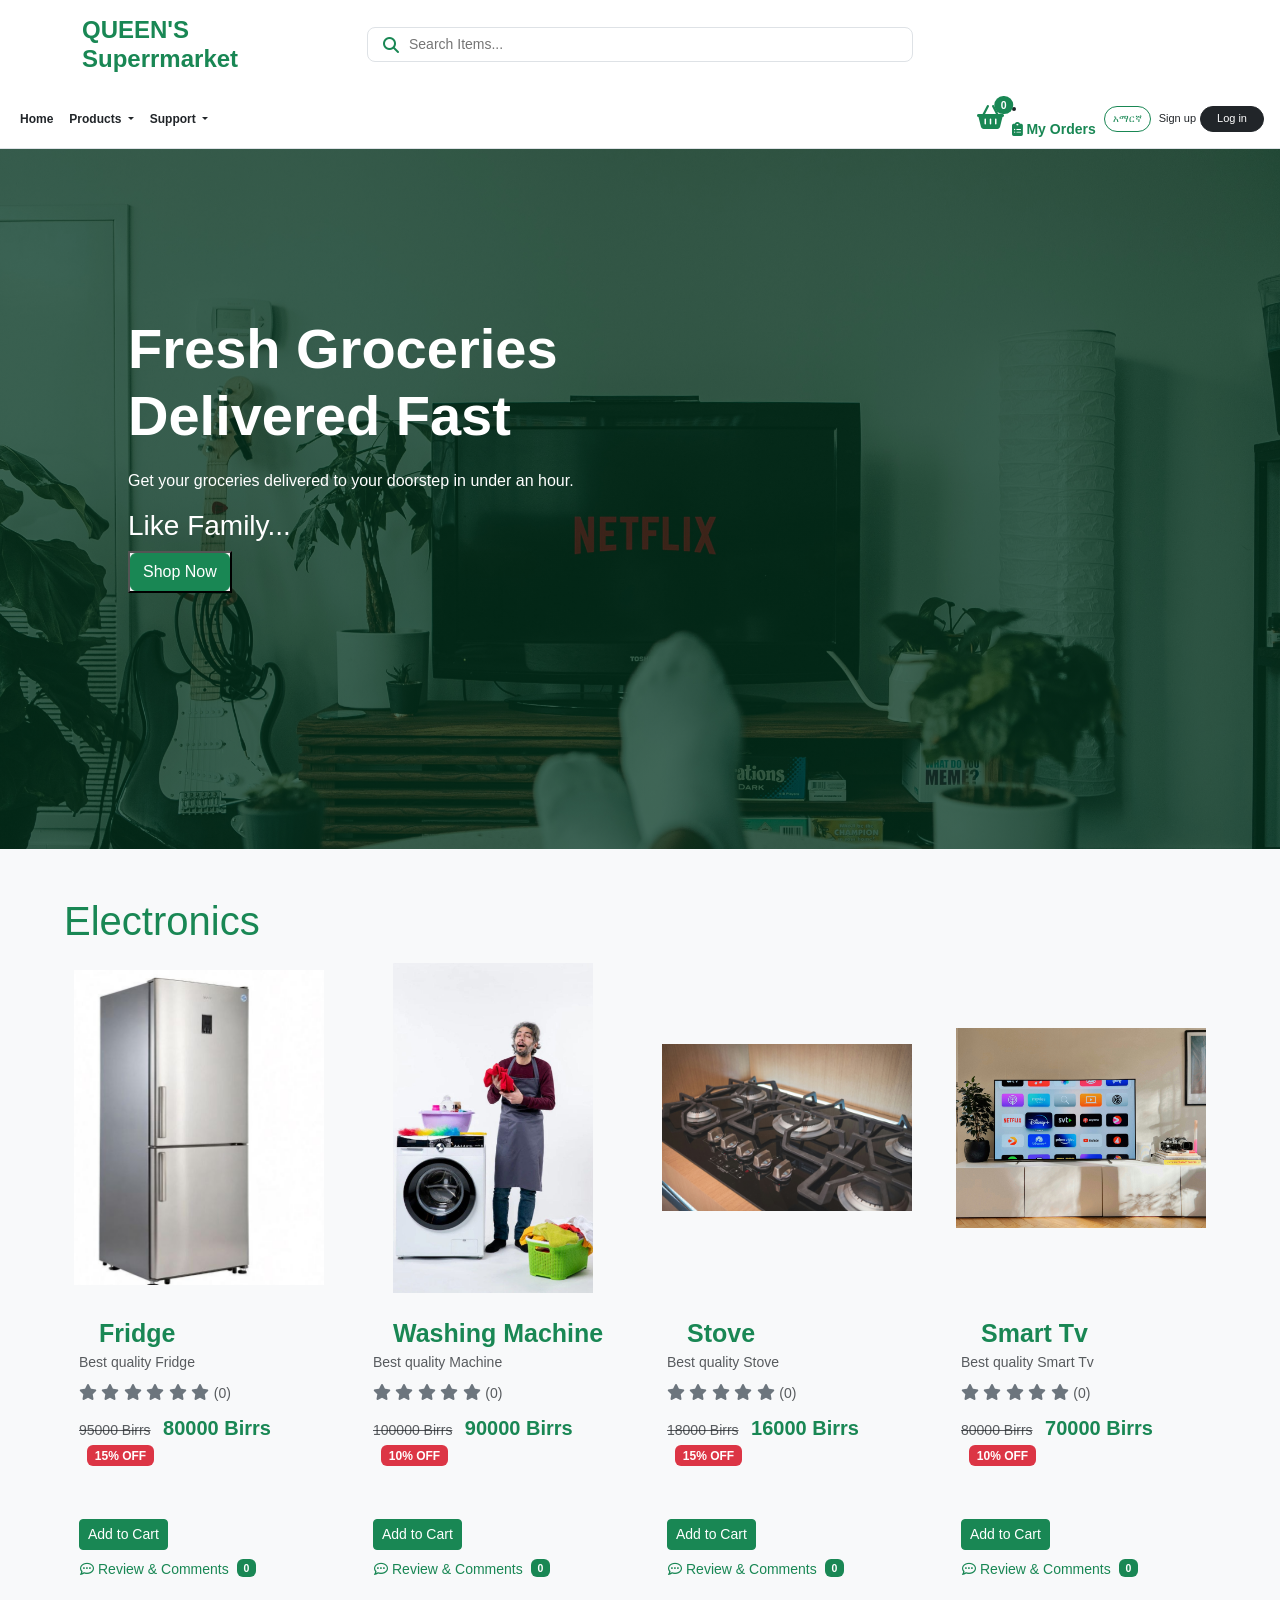
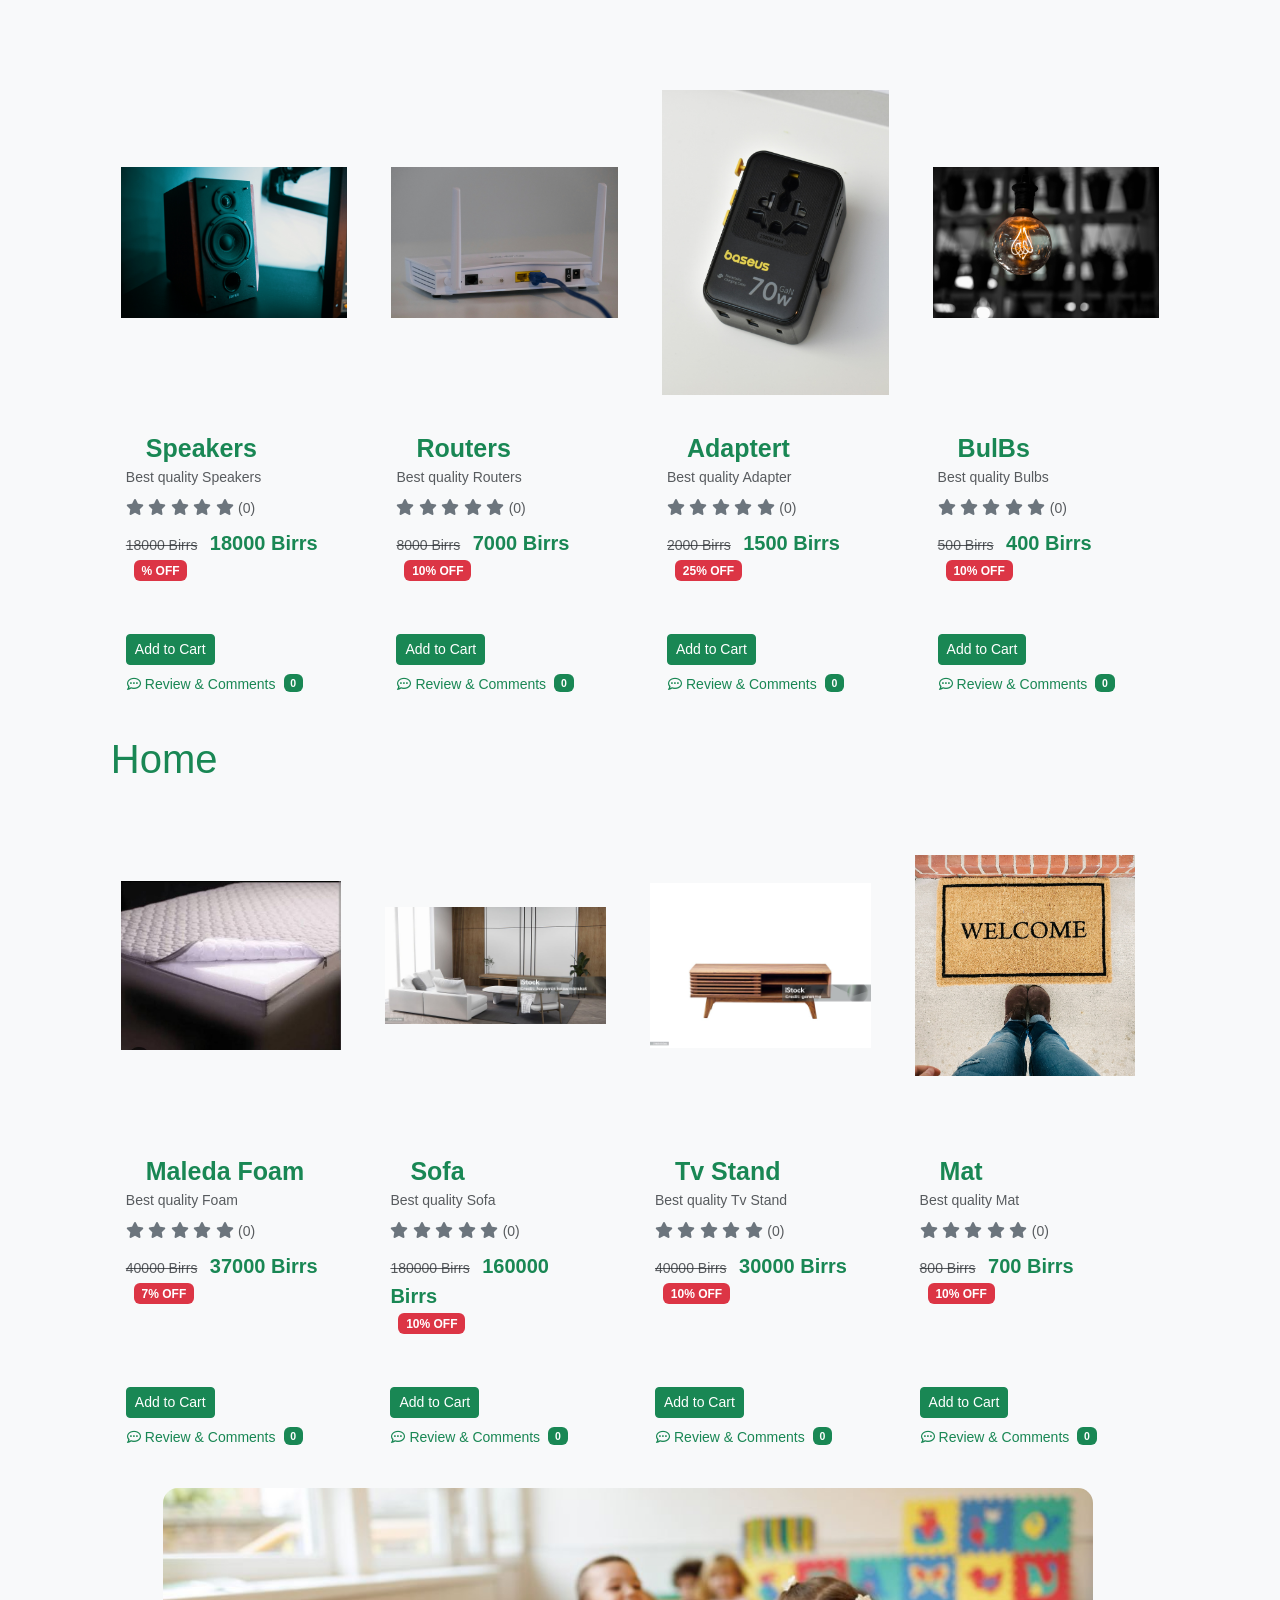
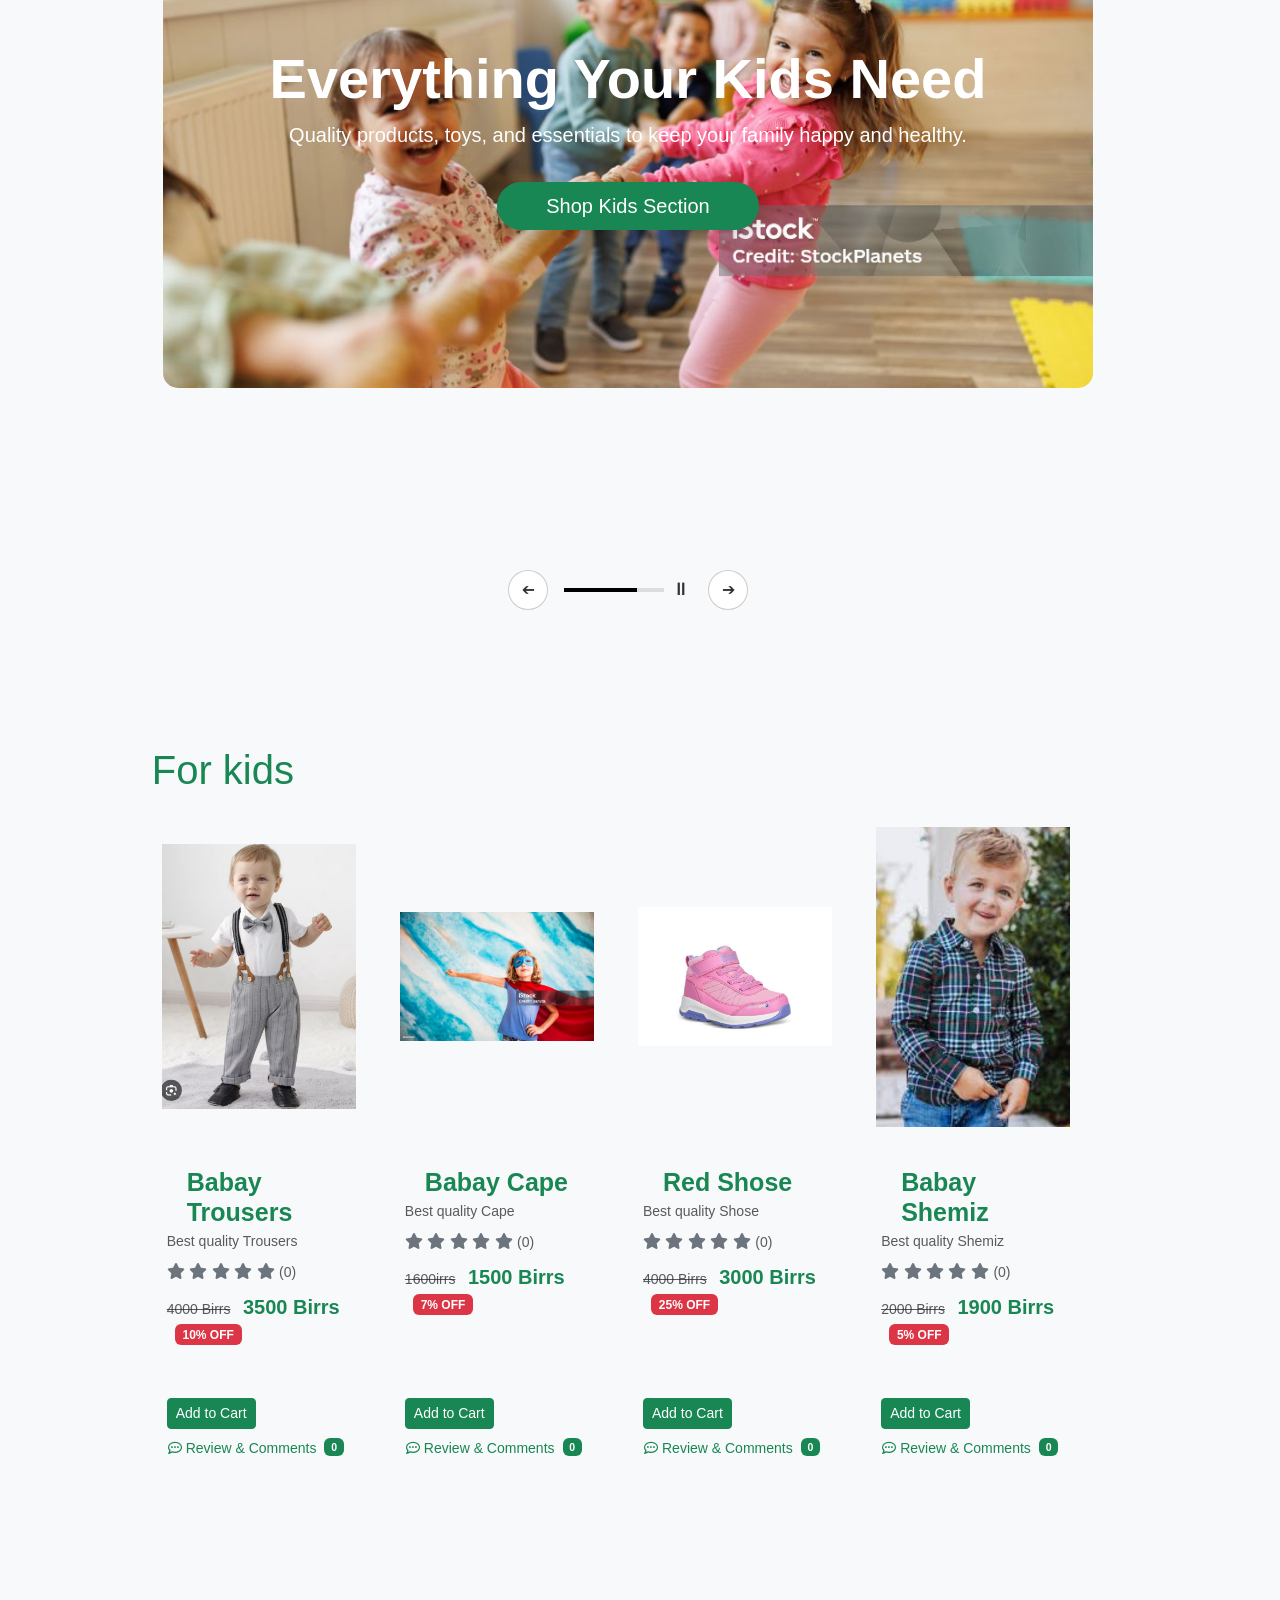
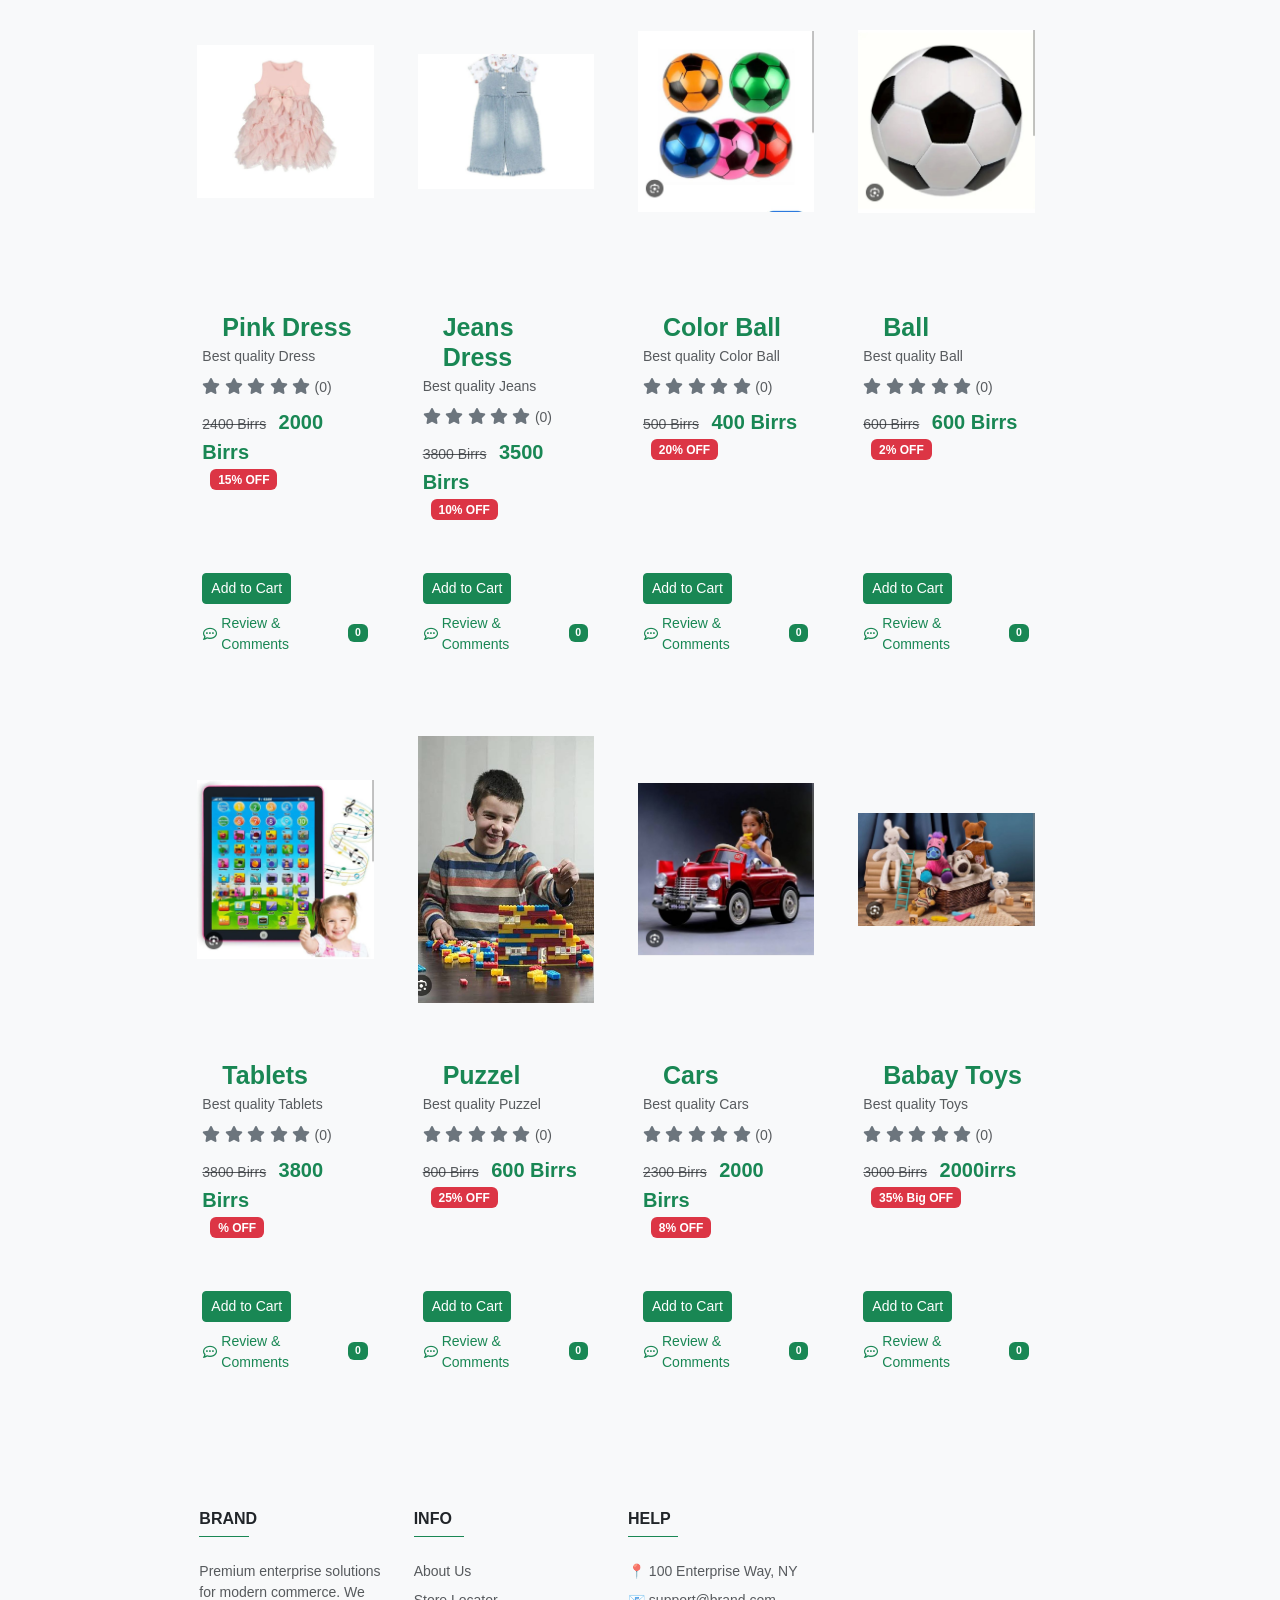
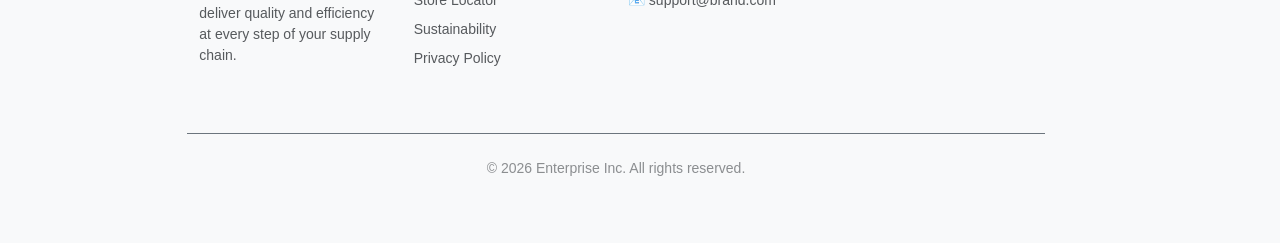
<file: forkids.html>
<!DOCTYPE html>
<html lang="en">
<head>
    <meta charset="UTF-8">
    <meta name="viewport" content="width=device-width, initial-scale=1.0">
    <title>Quenss product section</title>
    <link href="https://cdn.jsdelivr.net/npm/bootstrap@5.3.0/dist/css/bootstrap.min.css" rel="stylesheet">
    <link rel="stylesheet" href="https://cdnjs.cloudflare.com/ajax/libs/font-awesome/6.4.0/css/all.min.css">
    <link rel="stylesheet" href="homepage.css">
</head>
<style>
    :root {
            --ms-blue: #098628;
            --text-White: #ffffff;
        }
        body { font-family: 'Segoe UI', Arial, sans-serif; background-color: #fff; margin: 0; }
.hero {
  height:700px;
  background:linear-gradient(rgba(0,50,30,0.7), rgba(0,50,30,0.7)),
  url('img/electronics.jpg') ; 
  background-size:cover;
  display:flex;
  align-items:center;
  padding-left:60px;
  color:white;
}
 
.hero h1{
  font-size:36px;
  display: flex;
}

        #heroCarousel { height: 95vh; position: relative; }

        .carousel-inner, .carousel-item { height: 95%; }

        .carousel-item img {    
            object-fit: cover;
            height: 100%;
            width: 100%;
        }

        .hero-content {
            position: absolute;
            top: 35%;
            left: 10%;
            max-width: 500px;
            color: var(--text-White);
            z-index: 5;
        }

        .hero-content h1 {
            font-weight: 600;
            font-size: 3.5rem;
            margin-bottom: 20px;
        }

        .btn-ms {
            background-color: var(--ms-blue);
            color: white;
            border-radius: 2px;
            padding: 10px 25px;
            font-weight: 600;
            border: none;
        }

        .ms-controls {
            position: absolute;
            bottom: 40px;
            left: 50%;
            transform: translateX(-50%);
            display: flex;
            align-items: center;
            gap: 20px;
            z-index: 100;
        }

        .control-circle {
            width: 40px;
            height: 40px;
            border: 1px solid rgba(0,0,0,0.2);
            border-radius: 50%;
            display: flex;
            align-items: center;
            justify-content: center;
            background: white;
            cursor: pointer;
            transition: 0.2s;
        }
        .btn-ms:hover { background-color: #08641e; }

        .control-circle:hover { background: #f2f2f2; box-shadow: 0 2px 5px rgba(0,0,0,0.1); }

        .play-pause-container {
            display: flex;
            align-items: center;
            gap: 10px;
            font-size: 18px;
        }

        .progress-line {
            width: 40px;
            height: 2px;
            background: #ccc;
            position: relative;
        }

        .progress-active {
            position: absolute;
            height: 100%;
            width: 0%;
            background: var(--ms-blue);
        }
:root {
    --brand-green: #2e7d32; 
    --action-green: #00c853;
}

.search-container {
    background: #fff;
    border: 1px solid #dee2e6;
    border-radius: 8px;
    padding: 6px 15px;
    display: flex;
    align-items: center;
}
.search-container input {
    border: none;
    outline: none;
    width: 100%;
    margin-left: 10px;
    font-size: 14px;
}

.category-wrapper {
    overflow-x: auto;
    white-space: nowrap;
}
.cat-item {
    display: inline-block;
    text-align: center;
    width: 85px;
    cursor: pointer;
}
.cat-box {
    background: white;
    height: 70px;
    width: 70px;
    margin: 0 auto 5px;
    border-radius: 12px;
    display: flex;
    align-items: center;
    justify-content: center;
    font-size: 24px;
    color: var(--brand-green);
    border: 2px solid transparent;
    transition: 0.3s;
}
.cat-item.active .cat-box {
    border-color: var(--brand-green);
    background-color: #f1f8f1;
}
.cat-label {
    font-size: 12px;
    font-weight: 600;
    color: #444;
    text-transform: lowercase;
}
 #heroCarousel { height: 90vh; position: relative; }

        .carousel-inner, .carousel-item { height: 90%; }

        .carousel-item img {
            object-fit: cover;
            height: 100%;
            width: 100%;
        }

.product-card {
    border-radius: 15px;
    overflow: hidden;
    border: none;
    transition: transform 0.2s;
}
.product-card img {
    height: 130px;
    width: 100%;
    object-fit: cover;
}
.price { color: var(--action-green); font-weight: 700; font-size: 14px; }
.tag-veg { color: #2e7d32; font-size: 11px; font-weight: bold; }
.tag-non { color: #d32f2f; font-size: 11px; font-weight: bold; }

.btn-add {
    background-color: var(--action-green);
    color: white;
    border: none;
    padding: 8px;
    border-radius: 8px;
    font-size: 12px;
    font-weight: bold;
}
html {
    scroll-behavior: smooth;
}

#vegetables-section, #fruits-section {
    scroll-margin-top: 140px; 
}
.hero-contents {
    position: absolute;
    left: 5% !important; 
    right: 5% !important;
    width: 90% !important; 
    margin: 0 auto;
    
    bottom: 20%; 
    text-align: center; 
    padding: 20px;
    z-index: 10;
}

.carousel-item img {
    width: 90% !important;
    margin: 0 auto;
    display: block;
    border-radius: 15px;
}

@media (max-width: 768px) {
    .hero-content {
        left: 2.5% !important;
        right: 2.5% !important;
        width: 95% !important;
        bottom: 10%;
    }
}
.product-card {
    display: flex;
    flex-direction: column;
    justify-content: space-between;
}

@media (max-width: 576px) {
    .product-card img {
        height: 100px !important;
    }
    .product-card h6 {
        font-size: 0.85rem;
    }
}
.rating i {
    cursor: pointer;
    transition: 0.2s;
}
.rating i:hover {
    transform: scale(1.2);
}
</style>
<body class="bg-light">
    <div class="container-fluid bg-white py-3 shadow-sm ">
        <div class="container">
            <div class="row align-items-center">
                <div class="col-6 col-md-3">
                    <h4 class="text-success align-center fw-bold mb-0 ml-5">QUEEN'S Superrmarket</h4>
                </div>
                <div class="col-md-6 d-none d-md-block">
                    <div class="search-container">
                        <i class="fas fa-search text-success"></i>
                        <input type="text" id="main-search" placeholder="Search Items...">
                    </div>
                </div>
                </div>
            </div>
    </div>


   
<nav class="navbar navbar-expand navbar-light bg-white border-bottom py-2 sticky-top " style="z-index: 1100;">

    <div class="container-fluid px-2 px-md-3 d-flex align-items-center flex-nowrap">
        <ul class="nav d-flex flex-row gap-1 gap-md-2 small list-unstyled mb-0 align-items-center">
            <li><a class="nav-link p-1 text-dark fw-bold" style="font-size: 12px;" href="index.html">Home</a></li>
            
            <li class="nav-item dropdown">
                <a class="nav-link dropdown-toggle p-1 text-dark fw-bold" href="#" id="prodDrop" role="button" data-bs-toggle="dropdown" style="font-size: 12px;">
                    Products
                </a>
                <ul class="dropdown-menu shadow border-0 mt-2" aria-labelledby="prodDrop" style="border-radius: 10px; font-size: 13px;">
                    <li><a class="dropdown-item" href="product.html">Fruits & Vegetables</a></li>
                    <li><a class="nav-link text-dark dropdown-item" href="backery.html">Bakery & Drinks</a></li>
                    <li><a class="dropdown-item" href="forkids.html">Electronics & For kids</a></li>
                    <li><hr class="dropdown-divider"></li>
                    <li><a class="dropdown-item fw-bold text-success" href="product.html">All Products</a></li>
                </ul>
            </li>

            <li class="nav-item dropdown d-none d-sm-block">
                <a class="nav-link dropdown-toggle p-1 text-dark fw-bold" href="#" id="suppDrop" role="button" data-bs-toggle="dropdown" style="font-size: 12px;">
                    Support
                </a>
                <ul class="dropdown-menu shadow border-0 mt-2" aria-labelledby="suppDrop" style="border-radius: 10px; font-size: 13px;">
                    <li><a class="dropdown-item" href="About.html"><i class="fas fa-headset me-2 text-success"></i>Help Center</a></li>
                    <li><a class="dropdown-item" href="About.html"><i class="fas fa-truck me-2 text-success"></i>Track Order</a></li>
                    <li><a class="dropdown-item" href="About.html"><i class="fas fa-undo me-2 text-success"></i>Return Policy</a></li>
                    <li><a class="dropdown-item" href="About.html"><i class="fas fa-phone-alt me-2 text-success"></i>Contact Us</a></li>
                </ul>
            </li>
        </ul>

      
        <div class="ms-auto d-flex align-items-center gap-1 gap-md-2">
              <div class="d-flex align-items-center gap-2 text-dark small">

            <div class="position-relative d-inline-block ms-3" data-bs-toggle="offcanvas" data-bs-target="#cartSidePanel" style="cursor: pointer;">
    <i class="fas fa-shopping-basket fs-4 text-success mr-3"></i>
    <span id="cart-badge" class="position-absolute top-0 start-100 translate-middle badge rounded-pill bg-success">0</span>
</div>
<li class="nav-item">
    <a class="nav-link text-success fw-bold" href="#" data-bs-toggle="modal" data-bs-target="#ordersModal">
        <i class="fas fa-clipboard-list"></i> My Orders
    </a>
</li>
              </div>
            <button id="lang-toggle" class="btn btn-sm btn-outline-success rounded-pill px-2 py-0" style="font-size: 10px; height: 26px;">አማርኛ</button>

            <div id="logged-out-view" class="d-flex align-items-center gap-1">
                <a class="text-decoration-none text-dark small d-none d-md-inline" style="font-size: 11px;" href="queenssignin.html">Sign up</a>
                <button class="btn btn-dark btn-sm rounded-pill px-3 py-0" style="font-size: 11px; height: 26px;">
                    <a class="text-white text-decoration-none" href="queenssignin.html">Log in</a>
                </button>
            </div>

            <div id="logged-in-view" style="display: none !important;">
                <div class="dropdown">
                    <div class="d-flex align-items-center dropdown-toggle" role="button" id="userMenu" data-bs-toggle="dropdown" aria-expanded="false" style="cursor: pointer;">
                        <i class="fas fa-user-circle fa-lg text-success me-1"></i>
                        <span id="user-name-display" class="fw-bold small text-dark d-none d-sm-inline" style="font-size: 12px;">User</span>
                    </div>
                    <ul class="dropdown-menu dropdown-menu-end shadow border-0 mt-2" aria-labelledby="userMenu" style="border-radius: 12px; min-width: 140px;">
                        <li><h6 class="dropdown-header small">My Account</h6></li>
                        <li><hr class="dropdown-divider"></li>
                        <li>
                            <button onclick="logout()" class="dropdown-item text-danger small d-flex align-items-center gap-2">
                                <i class="fas fa-sign-out-alt"></i> Logout
                            </button>
                        </li>
                    </ul>
                </div>
            </div>
        </div>
    </div>
    </div>
</nav>
    <style>
    @media (min-width: 992px) {
        .col-5-cols {
        '[}
        ]'
            flex: 0 0 auto;
            width: 20%; /* 100% / 5 = 20% */
        }
    }

    @media (max-width: 991px) {
        .col-5-cols {
            flex: 0 0 auto;
            width: 50%;
        }
    }
</style>

<section class="hero mb-5">
    <div class="hero-content">
        <h1>Fresh Groceries Delivered Fast</h1>
        <p>Get your groceries delivered to your doorstep in under an hour.</p>
      <h3><i class="bi  text-success"></i> Like Family...</h3>
        <button ><a class="btn btn-success" href="product.html">Shop Now</a> </button>

    </div>
    
</section>
<div class="container-wide mt-5">

<div class="row">
    <div class="discount-header">
        <h1 class="text-success">Electronics</h1>
</div>
<div class="col-md-3 col-sm-6 mb-4">
    <div class="ms-card" style="background: transparent; border: none; height: 100%; display: flex; flex-direction: column;">
        
        <img src="imagesss/FRidge.jpg" alt="Fridge" style="height: 350px; object-fit: contain; width: 100%; padding: 10px;">
        
        <div class="ms-card-body" style="padding: 15px; flex-grow: 1; display: flex; flex-direction: column;">
            <h6 class="fw-bold mb-1 text-success ms-card-title">Fridge</h6>
            <small class="text-muted d-block mb-2 ml-4">Best quality Fridge</small>
            
            <div class="star-rating mb-2 ml-4" id="rating-Fridge" style="font-size: 1rem; cursor: pointer;">
                <i class="fa fa-star text-secondary" onclick="rateProduct('Fridge', 1)" data-val="1"></i>
                <i class="fa fa-star text-secondary" onclick="rateProduct('Fridge', 2)" data-val="2"></i>
                <i class="fa fa-star text-secondary" onclick="rateProduct('Fridge', 2)" data-val="2"></i>
                <i class="fa fa-star text-secondary" onclick="rateProduct('Fridge', 3)" data-val="3"></i>
                <i class="fa fa-star text-secondary" onclick="rateProduct('Fridge', 4)" data-val="4"></i>
                <i class="fa fa-star text-secondary" onclick="rateProduct('Fridge', 5)" data-val="5"></i>
                <small class="text-muted" id="count-Fridge">(0)</small>
            </div>

            <div class="price-info mb-1">
                <span class="text-muted text-decoration-line-through small ml-4">95000 Birrs</span>
                <span class="text-success fw-bold fs-5 ms-2">80000 Birrs</span><br>
                <span class="badge bg-danger ms-2 ml-4">15% OFF</span>
            </div>

            <div class="mt-auto ml-4">
                <button id="btn-Fridge" class="btn btn-outline-success btn-sm w-80 mb-2 btn-success text-white" 
                    onclick="toggleCart('Fridge', 90, 'btn-Fridge')"> 
                    Add to Cart
                </button>
                <button class="btn btn-link btn-sm text-success p-0 text-decoration-none w-100 text-start d-flex align-items-center" 
                    onclick="handleComment('Fridge')">
                    <i class="far fa-comment-dots ml-1"></i> 
                    <span class="ms-1">Review & Comments</span>
                    <span class="badge bg-success ms-2 " id="comment-badge-Fridge">0</span>
                </button>
            </div>
        </div>
    </div>
</div>

<div id="commentSection" style="display:none; position:fixed; top:20%; left:30%; width:40%; background:white; padding:20px; border:1px solid #ccc; z-index:1000; border-radius:10px; box-shadow: 0px 4px 15px rgba(0,0,0,0.2);">
    <h5 id="modalTitle"></h5>
    <div id="oldComments" style="max-height: 150px; overflow-y: auto; margin-bottom: 10px; font-size: 0.9rem; color: #555;"></div>
    <textarea id="commentInput" class="form-control" placeholder="Write your comment..."></textarea>
    <button class="btn btn-success btn-sm mt-2" onclick="saveComment()">Submit</button>
    <button class="btn btn-light btn-sm mt-2" onclick="document.getElementById('commentSection').style.display='none'">Close</button>
</div>

<div class="col-md-3 col-sm-6 mb-4">
    <div class="ms-card" style="background: transparent; border: none; height: 100%; display: flex; flex-direction: column;">
        
        <img src="imagesss/Washig.jpg" alt="washing" style="height: 350px; object-fit: contain; width: 100%; padding: 10px;">
        
        <div class="ms-card-body" style="padding: 15px; flex-grow: 1; display: flex; flex-direction: column;">
            <h6 class="fw-bold mb-1 text-success ms-card-title">Washing Machine</h6>
            <small class="text-muted d-block mb-2 ml-4">Best quality Machine</small>
            
            <div class="star-rating mb-2 ml-4" id="rating-Machine" style="font-size: 1rem; cursor: pointer;">
                <i class="fa fa-star text-secondary" onclick="rateProduct('Machine', 1)" data-val="1"></i>
                <i class="fa fa-star text-secondary" onclick="rateProduct('Machine', 2)" data-val="2"></i>
                <i class="fa fa-star text-secondary" onclick="rateProduct('Machine', 3)" data-val="3"></i>
                <i class="fa fa-star text-secondary" onclick="rateProduct('Machine', 4)" data-val="4"></i>
                <i class="fa fa-star text-secondary" onclick="rateProduct('Machine', 5)" data-val="5"></i>
                <small class="text-muted" id="count-Machine">(0)</small>
            </div>

            <div class="price-info mb-1">
                <span class="text-muted text-decoration-line-through small ml-4">100000 Birrs</span>
                <span class="text-success fw-bold fs-5 ms-2">90000 Birrs</span><br>
                <span class="badge bg-danger ms-2 ml-4">10% OFF</span>
            </div>

            <div class="mt-auto ml-4">
                <button id="btn-Machine" class="btn btn-outline-success btn-sm w-80 mb-2 btn-success text-white" 
                    onclick="toggleCart('Washing Machine', 90, 'btn-Machine')"> 
                    Add to Cart
                </button>
                <button class="btn btn-link btn-sm text-success p-0 text-decoration-none w-100 text-start d-flex align-items-center" 
                    onclick="handleComment('Washing Machine')">
                    <i class="far fa-comment-dots ml-1"></i> 
                    <span class="ms-1">Review & Comments</span>
                    <span class="badge bg-success ms-2 comment-badge" id="comment-badge-Machine">0</span>
                </button>
            </div>
        </div>
    </div>
</div>

<div id="commentSection" style="display:none; position:fixed; top:20%; left:30%; width:40%; background:white; padding:20px; border:1px solid #ccc; z-index:1000; border-radius:10px; box-shadow: 0px 4px 15px rgba(0,0,0,0.2);">
    <h5 id="modalTitle"></h5>
    <div id="oldComments" style="max-height: 150px; overflow-y: auto; margin-bottom: 10px; font-size: 0.9rem; color: #555;"></div>
    <textarea id="commentInput" class="form-control" placeholder="Write your comment..."></textarea>
    <button class="btn btn-success btn-sm mt-2" onclick="saveComment()">Submit</button>
    <button class="btn btn-light btn-sm mt-2" onclick="document.getElementById('commentSection').style.display='none'">Close</button>
</div>

<div class="col-md-3 col-sm-6 mb-4">
    <div class="ms-card" style="background: transparent; border: none; height: 100%; display: flex; flex-direction: column;">
        
        <img src="img/stove.jpg" alt="Stove" style="height: 350px; object-fit: contain; width: 100%; padding: 10px;">
        
        <div class="ms-card-body" style="padding: 15px; flex-grow: 1; display: flex; flex-direction: column;">
            <h6 class="fw-bold mb-1 text-success ms-card-title">Stove</h6>
            <small class="text-muted d-block mb-2 ml-4">Best quality Stove</small>
            
            <div class="star-rating mb-2 ml-4" id="rating-Stove" style="font-size: 1rem; cursor: pointer;">
                <i class="fa fa-star text-secondary" onclick="rateProduct('Stove', 1)" data-val="1"></i>
                <i class="fa fa-star text-secondary" onclick="rateProduct('Stove', 2)" data-val="2"></i>
                <i class="fa fa-star text-secondary" onclick="rateProduct('Stove', 3)" data-val="3"></i>
                <i class="fa fa-star text-secondary" onclick="rateProduct('Stove', 4)" data-val="4"></i>
                <i class="fa fa-star text-secondary" onclick="rateProduct('Stove', 5)" data-val="5"></i>
                <small class="text-muted" id="count-Stove">(0)</small>
            </div>

            <div class="price-info mb-1">
                <span class="text-muted text-decoration-line-through small ml-4">18000 Birrs</span>
                <span class="text-success fw-bold fs-5 ms-2">16000 Birrs</span><br>
                <span class="badge bg-danger ms-2 ml-4">15% OFF</span>
            </div>

            <div class="mt-auto ml-4">
                <button id="btn-Stove" class="btn btn-outline-success btn-sm w-80 mb-2 btn-success text-white" 
                    onclick="toggleCart('Stove', 90, 'btn-Stove')"> 
                    Add to Cart
                </button>
                <button class="btn btn-link btn-sm text-success p-0 text-decoration-none w-100 text-start d-flex align-items-center" 
                    onclick="handleComment('Stove')">
                    <i class="far fa-comment-dots ml-1"></i> 
                    <span class="ms-1">Review & Comments</span>
                    <span class="badge bg-success ms-2" id="comment-badge-Stove">0</span>
                </button>
            </div>
        </div>
    </div>
</div>

<div id="commentSection" style="display:none; position:fixed; top:20%; left:30%; width:40%; background:white; padding:20px; border:1px solid #ccc; z-index:1000; border-radius:10px; box-shadow: 0px 4px 15px rgba(0,0,0,0.2);">
    <h5 id="modalTitle"></h5>
    <div id="oldComments" style="max-height: 150px; overflow-y: auto; margin-bottom: 10px; font-size: 0.9rem; color: #555;"></div>
    <textarea id="commentInput" class="form-control" placeholder="Write your comment..."></textarea>
    <button class="btn btn-success btn-sm mt-2" onclick="saveComment()">Submit</button>
    <button class="btn btn-light btn-sm mt-2" onclick="document.getElementById('commentSection').style.display='none'">Close</button>
</div>

<div class="col-md-3 col-sm-6 mb-4">
    <div class="ms-card" style="background: transparent; border: none; height: 100%; display: flex; flex-direction: column;">
        
        <img src="img/tv.jpg" alt="smart_tv" style="height: 350px; object-fit: contain; width: 100%; padding: 10px;">
        
        <div class="ms-card-body" style="padding: 15px; flex-grow: 1; display: flex; flex-direction: column;">
            <h6 class="fw-bold mb-1 text-success ms-card-title">Smart Tv</h6>
            <small class="text-muted d-block mb-2 ml-4">Best quality Smart Tv</small>
            
            <div class="star-rating mb-2 ml-4" id="rating-Tv" style="font-size: 1rem; cursor: pointer;">
                <i class="fa fa-star text-secondary" onclick="rateProduct('Tv', 1)" data-val="1"></i>
                <i class="fa fa-star text-secondary" onclick="rateProduct('Tv', 2)" data-val="2"></i>
                <i class="fa fa-star text-secondary" onclick="rateProduct('Tv', 3)" data-val="3"></i>
                <i class="fa fa-star text-secondary" onclick="rateProduct('Tv', 4)" data-val="4"></i>
                <i class="fa fa-star text-secondary" onclick="rateProduct('Tv', 5)" data-val="5"></i>
                <small class="text-muted" id="count-Tv">(0)</small>
            </div>

            <div class="price-info mb-1">
                <span class="text-muted text-decoration-line-through small ml-4">80000 Birrs</span>
                <span class="text-success fw-bold fs-5 ms-2">70000 Birrs</span><br>
                <span class="badge bg-danger ms-2 ml-4">10% OFF</span>
            </div>

            <div class="mt-auto ml-4">
                <button id="btn-Tv" class="btn btn-outline-success btn-sm w-80 mb-2 btn-success text-white" 
                    onclick="toggleCart('Smart Tv', 90, 'btn-Tv')"> 
                    Add to Cart
                </button>
                <button class="btn btn-link btn-sm text-success p-0 text-decoration-none w-100 text-start d-flex align-items-center" 
                    onclick="handleComment('Smart Tv')">
                    <i class="far fa-comment-dots ml-1"></i> 
                    <span class="ms-1">Review & Comments</span>
                    <span class="badge bg-success ms-2 " id="comment-badge-Tv">0</span>
                </button>
            </div>
        </div>
    </div>
</div>

<div class="container-wide mt-5">
<div class="row">

<div class="col-md-3 col-sm-6 mb-4">
    <div class="ms-card" style="background: transparent; border: none; height: 100%; display: flex; flex-direction: column;">
        
        <img src="img/speakers.jpg" alt="speakers" style="height: 350px; object-fit: contain; width: 100%; padding: 10px;">
        
        <div class="ms-card-body" style="padding: 15px; flex-grow: 1; display: flex; flex-direction: column;">
            <h6 class="fw-bold mb-1 text-success ms-card-title">Speakers</h6>
            <small class="text-muted d-block mb-2 ml-4">Best quality Speakers</small>
            
            <div class="star-rating mb-2 ml-4" id="rating-Speakers" style="font-size: 1rem; cursor: pointer;">
                <i class="fa fa-star text-secondary" onclick="rateProduct('Speakers', 1)" data-val="1"></i>
                <i class="fa fa-star text-secondary" onclick="rateProduct('Speakers', 2)" data-val="2"></i>
                <i class="fa fa-star text-secondary" onclick="rateProduct('Speakers', 3)" data-val="3"></i>
                <i class="fa fa-star text-secondary" onclick="rateProduct('Speakers', 4)" data-val="4"></i>
                <i class="fa fa-star text-secondary" onclick="rateProduct('Speakers', 5)" data-val="5"></i>
                <small class="text-muted" id="count-Speakers">(0)</small>
            </div>

            <div class="price-info mb-1">
                <span class="text-muted text-decoration-line-through small ml-4">18000 Birrs</span>
                <span class="text-success fw-bold fs-5 ms-2">18000 Birrs</span><br>
                <span class="badge bg-danger ms-2 ml-4">% OFF</span>
            </div>

            <div class="mt-auto ml-4">
                <button id="btn-Speakers" class="btn btn-outline-success btn-sm w-80 mb-2 btn-success text-white" 
                    onclick="toggleCart('Speakers', 90, 'btn-Speakers')"> 
                    Add to Cart
                </button>
                <button class="btn btn-link btn-sm text-success p-0 text-decoration-none w-100 text-start d-flex align-items-center" 
                    onclick="handleComment('Speakers')">
                    <i class="far fa-comment-dots ml-1"></i> 
                    <span class="ms-1">Review & Comments</span>
                    <span class="badge bg-success ms-2 " id="comment-badge-Speakers">0</span>
                </button>
            </div>
        </div>
    </div>
</div>

<div id="commentSection" style="display:none; position:fixed; top:20%; left:30%; width:40%; background:white; padding:20px; border:1px solid #ccc; z-index:1000; border-radius:10px; box-shadow: 0px 4px 15px rgba(0,0,0,0.2);">
    <h5 id="modalTitle"></h5>
    <div id="oldComments" style="max-height: 150px; overflow-y: auto; margin-bottom: 10px; font-size: 0.9rem; color: #555;"></div>
    <textarea id="commentInput" class="form-control" placeholder="Write your comment..."></textarea>
    <button class="btn btn-success btn-sm mt-2" onclick="saveComment()">Submit</button>
    <button class="btn btn-light btn-sm mt-2" onclick="document.getElementById('commentSection').style.display='none'">Close</button>
</div>

<div class="col-md-3 col-sm-6 mb-4">
    <div class="ms-card" style="background: transparent; border: none; height: 100%; display: flex; flex-direction: column;">
        
        <img src="img/router.jpg" alt="Routers" style="height: 350px; object-fit: contain; width: 100%; padding: 10px;">
        
        <div class="ms-card-body" style="padding: 15px; flex-grow: 1; display: flex; flex-direction: column;">
            <h6 class="fw-bold mb-1 text-success ms-card-title">Routers</h6>
            <small class="text-muted d-block mb-2 ml-4">Best quality Routers</small>
            
            <div class="star-rating mb-2 ml-4" id="rating-Routers" style="font-size: 1rem; cursor: pointer;">
                <i class="fa fa-star text-secondary" onclick="rateProduct('Routers', 1)" data-val="1"></i>
                <i class="fa fa-star text-secondary" onclick="rateProduct('Routers', 2)" data-val="2"></i>
                <i class="fa fa-star text-secondary" onclick="rateProduct('Routers', 3)" data-val="3"></i>
                <i class="fa fa-star text-secondary" onclick="rateProduct('Routers', 4)" data-val="4"></i>
                <i class="fa fa-star text-secondary" onclick="rateProduct('Routers', 5)" data-val="5"></i>
                <small class="text-muted" id="count-Routers">(0)</small>
            </div>

            <div class="price-info mb-1">
                <span class="text-muted text-decoration-line-through small ml-4">8000 Birrs</span>
                <span class="text-success fw-bold fs-5 ms-2">7000 Birrs</span><br>
                <span class="badge bg-danger ms-2 ml-4">10% OFF</span>
            </div>

            <div class="mt-auto ml-4">
                <button id="btn-Routers" class="btn btn-outline-success btn-sm w-80 mb-2 btn-success text-white" 
                    onclick="toggleCart('Routers', 90, 'btn-Routers')"> 
                    Add to Cart
                </button>
                <button class="btn btn-link btn-sm text-success p-0 text-decoration-none w-100 text-start d-flex align-items-center" 
                    onclick="handleComment('Routers')">
                    <i class="far fa-comment-dots ml-1"></i> 
                    <span class="ms-1">Review & Comments</span>
                    <span class="badge bg-success ms-2 comment-badge" id="comment-badge-Routers">0</span>
                </button>
            </div>
        </div>
    </div>
</div>

<div id="commentSection" style="display:none; position:fixed; top:20%; left:30%; width:40%; background:white; padding:20px; border:1px solid #ccc; z-index:1000; border-radius:10px; box-shadow: 0px 4px 15px rgba(0,0,0,0.2);">
    <h5 id="modalTitle"></h5>
    <div id="oldComments" style="max-height: 150px; overflow-y: auto; margin-bottom: 10px; font-size: 0.9rem; color: #555;"></div>
    <textarea id="commentInput" class="form-control" placeholder="Write your comment..."></textarea>
    <button class="btn btn-success btn-sm mt-2" onclick="saveComment()">Submit</button>
    <button class="btn btn-light btn-sm mt-2" onclick="document.getElementById('commentSection').style.display='none'">Close</button>
</div>

<div class="col-md-3 col-sm-6 mb-4">
    <div class="ms-card" style="background: transparent; border: none; height: 100%; display: flex; flex-direction: column;">
        
        <img src="img/Adapter.jpg" alt="Adapter" style="height: 350px; object-fit: contain; width: 100%; padding: 10px;">
        
        <div class="ms-card-body" style="padding: 15px; flex-grow: 1; display: flex; flex-direction: column;">
            <h6 class="fw-bold mb-1 text-success ms-card-title">Adaptert</h6>
            <small class="text-muted d-block mb-2 ml-4">Best quality Adapter</small>
            
            <div class="star-rating mb-2 ml-4" id="rating-Adapter" style="font-size: 1rem; cursor: pointer;">
                <i class="fa fa-star text-secondary" onclick="rateProduct('Adapter', 1)" data-val="1"></i>
                <i class="fa fa-star text-secondary" onclick="rateProduct('Adapter', 2)" data-val="2"></i>
                <i class="fa fa-star text-secondary" onclick="rateProduct('Adapter', 3)" data-val="3"></i>
                <i class="fa fa-star text-secondary" onclick="rateProduct('Adapter', 4)" data-val="4"></i>
                <i class="fa fa-star text-secondary" onclick="rateProduct('Adapter', 5)" data-val="5"></i>
                <small class="text-muted" id="count-Adapter">(0)</small>
            </div>

            <div class="price-info mb-1">
                <span class="text-muted text-decoration-line-through small ml-4">2000 Birrs</span>
                <span class="text-success fw-bold fs-5 ms-2">1500 Birrs</span><br>
                <span class="badge bg-danger ms-2 ml-4">25% OFF</span>
            </div>

            <div class="mt-auto ml-4">
                <button id="btn-Adapter" class="btn btn-outline-success btn-sm w-80 mb-2 btn-success text-white" 
                    onclick="toggleCart('Adapter', 90, 'btn-Adapter')"> 
                    Add to Cart
                </button>
                <button class="btn btn-link btn-sm text-success p-0 text-decoration-none w-100 text-start d-flex align-items-center" 
                    onclick="handleComment('Adapter')">
                    <i class="far fa-comment-dots ml-1"></i> 
                    <span class="ms-1">Review & Comments</span>
                    <span class="badge bg-success ms-2" id="comment-badge-Adapter">0</span>
                </button>
            </div>
        </div>
    </div>
</div>

<div id="commentSection" style="display:none; position:fixed; top:20%; left:30%; width:40%; background:white; padding:20px; border:1px solid #ccc; z-index:1000; border-radius:10px; box-shadow: 0px 4px 15px rgba(0,0,0,0.2);">
    <h5 id="modalTitle"></h5>
    <div id="oldComments" style="max-height: 150px; overflow-y: auto; margin-bottom: 10px; font-size: 0.9rem; color: #555;"></div>
    <textarea id="commentInput" class="form-control" placeholder="Write your comment..."></textarea>
    <button class="btn btn-success btn-sm mt-2" onclick="saveComment()">Submit</button>
    <button class="btn btn-light btn-sm mt-2" onclick="document.getElementById('commentSection').style.display='none'">Close</button>
</div>

<div class="col-md-3 col-sm-6 mb-4">
    <div class="ms-card" style="background: transparent; border: none; height: 100%; display: flex; flex-direction: column;">
        
        <img src="img/bulbs.jpg" alt="Bulbs" style="height: 350px; object-fit: contain; width: 100%; padding: 10px;">
        
        <div class="ms-card-body" style="padding: 15px; flex-grow: 1; display: flex; flex-direction: column;">
            <h6 class="fw-bold mb-1 text-success ms-card-title">BulBs</h6>
            <small class="text-muted d-block mb-2 ml-4">Best quality Bulbs</small>
            
            <div class="star-rating mb-2 ml-4" id="rating- Bulbs" style="font-size: 1rem; cursor: pointer;">
                <i class="fa fa-star text-secondary" onclick="rateProduct(' Bulbs', 1)" data-val="1"></i>
                <i class="fa fa-star text-secondary" onclick="rateProduct( 'Bulbs', 2)" data-val="2"></i>
                <i class="fa fa-star text-secondary" onclick="rateProduct(' Bulbs', 3)" data-val="3"></i>
                <i class="fa fa-star text-secondary" onclick="rateProduct(' Bulbs', 4)" data-val="4"></i>
                <i class="fa fa-star text-secondary" onclick="rateProduct(' Bulbs', 5)" data-val="5"></i>
                <small class="text-muted" id="count- Bulbs">(0)</small>
            </div>

            <div class="price-info mb-1">
                <span class="text-muted text-decoration-line-through small ml-4">500 Birrs</span>
                <span class="text-success fw-bold fs-5 ms-2">400 Birrs</span><br>
                <span class="badge bg-danger ms-2 ml-4">10% OFF</span>
            </div>

            <div class="mt-auto ml-4">
                <button id="btn- Bulbs" class="btn btn-outline-success btn-sm w-80 mb-2 btn-success text-white" 
                    onclick="toggleCart(' Bulbs', 90, 'btn- Bulbs')"> 
                    Add to Cart
                </button>
                <button class="btn btn-link btn-sm text-success p-0 text-decoration-none w-100 text-start d-flex align-items-center" 
                    onclick="handleComment(' Bulbs')">
                    <i class="far fa-comment-dots ml-1"></i> 
                    <span class="ms-1">Review & Comments</span>
                    <span class="badge bg-success ms-2 " id="comment-badge- Bulbs">0</span>
                </button>
            </div>
        </div>
    </div>
</div>
<div class="row">
    <div class="discount-header">
        <h1 class="text-success">Home</h1>
</div>
<div class="col-md-3 col-sm-6 mb-4">
    <div class="ms-card" style="background: transparent; border: none; height: 100%; display: flex; flex-direction: column;">
        
        <img src="imagesss/Foam.jpg" alt="Foam" style="height: 350px; object-fit: contain; width: 100%; padding: 10px;">
        
        <div class="ms-card-body" style="padding: 15px; flex-grow: 1; display: flex; flex-direction: column;">
            <h6 class="fw-bold mb-1 text-success ms-card-title">Maleda Foam</h6>
            <small class="text-muted d-block mb-2 ml-4">Best quality Foam</small>
            
            <div class="star-rating mb-2 ml-4" id="rating-Foam" style="font-size: 1rem; cursor: pointer;">
                <i class="fa fa-star text-secondary" onclick="rateProduct('Foam', 1)" data-val="1"></i>
                <i class="fa fa-star text-secondary" onclick="rateProduct('Foam', 2)" data-val="2"></i>
                <i class="fa fa-star text-secondary" onclick="rateProduct('Foam', 3)" data-val="3"></i>
                <i class="fa fa-star text-secondary" onclick="rateProduct('Foam', 4)" data-val="4"></i>
                <i class="fa fa-star text-secondary" onclick="rateProduct('Foam', 5)" data-val="5"></i>
                <small class="text-muted" id="count-Foam">(0)</small>
            </div>

            <div class="price-info mb-1">
                <span class="text-muted text-decoration-line-through small ml-4">40000 Birrs</span>
                <span class="text-success fw-bold fs-5 ms-2">37000 Birrs</span><br>
                <span class="badge bg-danger ms-2 ml-4">7% OFF</span>
            </div>

            <div class="mt-auto ml-4">
                <button id="btn-Foam" class="btn btn-outline-success btn-sm w-80 mb-2 btn-success text-white" 
                    onclick="toggleCart('Foam', 90, 'btn-Foam')"> 
                    Add to Cart
                </button>
                <button class="btn btn-link btn-sm text-success p-0 text-decoration-none w-100 text-start d-flex align-items-center" 
                    onclick="handleComment('Foam')">
                    <i class="far fa-comment-dots ml-1"></i> 
                    <span class="ms-1">Review & Comments</span>
                    <span class="badge bg-success ms-2 " id="comment-badge-Foam">0</span>
                </button>
            </div>
        </div>
    </div>
</div>

<div class="col-md-3 col-sm-6 mb-4">
    <div class="ms-card" style="background: transparent; border: none; height: 100%; display: flex; flex-direction: column;">
        
        <img src="img/sofa.jpg" alt="Sofa" style="height: 350px; object-fit: contain; width: 100%; padding: 10px;">
        
        <div class="ms-card-body" style="padding: 15px; flex-grow: 1; display: flex; flex-direction: column;">
            <h6 class="fw-bold mb-1 text-success ms-card-title">Sofa</h6>
            <small class="text-muted d-block mb-2 ml-4">Best quality Sofa</small>
            
            <div class="star-rating mb-2 ml-4" id="rating-Sofa" style="font-size: 1rem; cursor: pointer;">
                <i class="fa fa-star text-secondary" onclick="rateProduct('Sofa', 1)" data-val="1"></i>
                <i class="fa fa-star text-secondary" onclick="rateProduct('Sofa', 2)" data-val="2"></i>
                <i class="fa fa-star text-secondary" onclick="rateProduct('Sofa', 3)" data-val="3"></i>
                <i class="fa fa-star text-secondary" onclick="rateProduct('Sofa', 4)" data-val="4"></i>
                <i class="fa fa-star text-secondary" onclick="rateProduct('Sofa', 5)" data-val="5"></i>
                <small class="text-muted" id="count-Sofa">(0)</small>
            </div>

            <div class="price-info mb-1">
                <span class="text-muted text-decoration-line-through small ml-4">180000 Birrs</span>
                <span class="text-success fw-bold fs-5 ms-2">160000 Birrs</span><br>
                <span class="badge bg-danger ms-2 ml-4">10% OFF</span>
            </div>

            <div class="mt-auto ml-4">
                <button id="btn-Sofa" class="btn btn-outline-success btn-sm w-80 mb-2 btn-success text-white" 
                    onclick="toggleCart('Sofa', 90, 'btn-Sofa')"> 
                    Add to Cart
                </button>
                <button class="btn btn-link btn-sm text-success p-0 text-decoration-none w-100 text-start d-flex align-items-center" 
                    onclick="handleComment('Sofa')">
                    <i class="far fa-comment-dots ml-1"></i> 
                    <span class="ms-1">Review & Comments</span>
                    <span class="badge bg-success ms-2 " id="comment-badge-Sofa">0</span>
                </button>
            </div>
        </div>
    </div>
</div>

<div class="col-md-3 col-sm-6 mb-4">
    <div class="ms-card" style="background: transparent; border: none; height: 100%; display: flex; flex-direction: column;">
        
        <img src="img/]stnad.jpg" alt="Tv Stand" style="height: 350px; object-fit: contain; width: 100%; padding: 10px;">
        
        <div class="ms-card-body" style="padding: 15px; flex-grow: 1; display: flex; flex-direction: column;">
            <h6 class="fw-bold mb-1 text-success ms-card-title">Tv Stand</h6>
            <small class="text-muted d-block mb-2 ml-4">Best quality Tv Stand</small>
            
            <div class="star-rating mb-2 ml-4" id="rating-Stand" style="font-size: 1rem; cursor: pointer;">
                <i class="fa fa-star text-secondary" onclick="rateProduct('Stand', 1)" data-val="1"></i>
                <i class="fa fa-star text-secondary" onclick="rateProduct('Stand', 2)" data-val="2"></i>
                <i class="fa fa-star text-secondary" onclick="rateProduct('Stand', 3)" data-val="3"></i>
                <i class="fa fa-star text-secondary" onclick="rateProduct('Stand', 4)" data-val="4"></i>
                <i class="fa fa-star text-secondary" onclick="rateProduct('Stand', 5)" data-val="5"></i>
                <small class="text-muted" id="count-Stand">(0)</small>
            </div>

            <div class="price-info mb-1">
                <span class="text-muted text-decoration-line-through small ml-4">40000 Birrs</span>
                <span class="text-success fw-bold fs-5 ms-2">30000 Birrs</span><br>
                <span class="badge bg-danger ms-2 ml-4">10% OFF</span>
            </div>

            <div class="mt-auto ml-4">
                <button id="btn-Stand" class="btn btn-outline-success btn-sm w-80 mb-2 btn-success text-white" 
                    onclick="toggleCart('Stand', 90, 'btn-Stand')"> 
                    Add to Cart
                </button>
                <button class="btn btn-link btn-sm text-success p-0 text-decoration-none w-100 text-start d-flex align-items-center" 
                    onclick="handleComment('Stand')">
                    <i class="far fa-comment-dots ml-1"></i> 
                    <span class="ms-1">Review & Comments</span>
                    <span class="badge bg-success ms-2 comment-badge" id="comment-badge-Stand">0</span>
                </button>
            </div>
        </div>
    </div>
</div>

<div id="commentSection" style="display:none; position:fixed; top:20%; left:30%; width:40%; background:white; padding:20px; border:1px solid #ccc; z-index:1000; border-radius:10px; box-shadow: 0px 4px 15px rgba(0,0,0,0.2);">
    <h5 id="modalTitle"></h5>
    <div id="oldComments" style="max-height: 150px; overflow-y: auto; margin-bottom: 10px; font-size: 0.9rem; color: #555;"></div>
    <textarea id="commentInput" class="form-control" placeholder="Write your comment..."></textarea>
    <button class="btn btn-success btn-sm mt-2" onclick="saveComment()">Submit</button>
    <button class="btn btn-light btn-sm mt-2" onclick="document.getElementById('commentSection').style.display='none'">Close</button>
</div>

<div class="col-md-3 col-sm-6 mb-4">
    <div class="ms-card" style="background: transparent; border: none; height: 100%; display: flex; flex-direction: column;">
        
        <img src="img/mat.jpg" alt="Mat" style="height: 350px; object-fit: contain; width: 100%; padding: 10px;">
        
        <div class="ms-card-body" style="padding: 15px; flex-grow: 1; display: flex; flex-direction: column;">
            <h6 class="fw-bold mb-1 text-success ms-card-title">Mat</h6>
            <small class="text-muted d-block mb-2 ml-4">Best quality Mat</small>
            
            <div class="star-rating mb-2 ml-4" id="rating-Mat" style="font-size: 1rem; cursor: pointer;">
                <i class="fa fa-star text-secondary" onclick="rateProduct('Mat', 1)" data-val="1"></i>
                <i class="fa fa-star text-secondary" onclick="rateProduct('Mat', 2)" data-val="2"></i>
                <i class="fa fa-star text-secondary" onclick="rateProduct('Mat', 3)" data-val="3"></i>
                <i class="fa fa-star text-secondary" onclick="rateProduct('Mat', 4)" data-val="4"></i>
                <i class="fa fa-star text-secondary" onclick="rateProduct('Mat', 5)" data-val="5"></i>
                <small class="text-muted" id="count-Mat">(0)</small>
            </div>

            <div class="price-info mb-1">
                <span class="text-muted text-decoration-line-through small ml-4">800 Birrs</span>
                <span class="text-success fw-bold fs-5 ms-2">700 Birrs</span><br>
                <span class="badge bg-danger ms-2 ml-4">10% OFF</span>
            </div>

            <div class="mt-auto ml-4">
                <button id="btn-Mat" class="btn btn-outline-success btn-sm w-80 mb-2 btn-success text-white" 
                    onclick="toggleCart('Mat', 90, 'btn-Mat')"> 
                    Add to Cart
                </button>
                <button class="btn btn-link btn-sm text-success p-0 text-decoration-none w-100 text-start d-flex align-items-center" 
                    onclick="handleComment('Mat')">
                    <i class="far fa-comment-dots ml-1"></i> 
                    <span class="ms-1">Review & Comments</span>
                    <span class="badge bg-success ms-2 " id="comment-badge-Mat">0</span>
                </button>
            </div>
        </div>
    </div>
</div>


        

 <div id="heroCarousel" class="carousel slide carousel-fade" data-bs-ride="carousel">
    <div class="carousel-inner">
        
        <div class="carousel-item active">
            <div class="position-relative" style="height: 500px; overflow: hidden;">
                <img src="img/kids.jpg" class="d-block w-100 h-100" alt="Kids" style="object-fit: cover;">
                
                <div class="position-absolute top-0 start-0 w-100 h-100 d-flex flex-column align-items-center justify-content-center text-center text-white" 
                     style=" padding: 20px;">
                    <h1 class="display-4 fw-bold">Everything Your Kids Need</h1>
                    <p class="fs-5">Quality products, toys, and essentials to keep your family happy and healthy.</p>
                    <button class="btn btn-success btn-lg rounded-pill px-5 mt-3 shadow">Shop Kids Section</button>
                </div>
            </div>
        </div>

        <div class="carousel-item">
            <div class="position-relative" style="height: 500px; overflow: hidden;">
                <img src="img/istockphoto-1174598707-1024x1024.jpg" class="d-block w-100 h-100" alt="Home Appliances" style="object-fit: cover;">
                
                <div class="position-absolute top-0 start-0 w-100 h-100 d-flex flex-column align-items-center justify-content-center text-center text-white" 
                     style=" padding: 20px;">
                    <h1 class="display-4 fw-bold">Modernize Your Home</h1>
                    <p class="fs-5">Upgrade your lifestyle with our premium selection of reliable home appliances.</p>
                    <button class="btn btn-success btn-lg rounded-pill px-5 mt-3 shadow">Shop Home Essentials</button>
                </div>
            </div>
        </div>

    </div>

    <div class="ms-controls mt-2 mb-5 d-flex align-items-center justify-content-center gap-3">
        <div class="control-circle" style="cursor:pointer;" onclick="carouselInstance.prev()">
            <span style="transform: scaleX(-1); display: inline-block;">➔</span>
        </div>
        <div class="play-pause-container d-flex align-items-center gap-2">
            <div class="progress-line" style="width: 100px; height: 4px; background: #ddd; position: relative; overflow: hidden;">
                <div class="progress-active" id="bar" style="width: 0%; height: 100%; background: #000; position: absolute;"></div>
            </div>
            <div id="playPauseBtn" style="cursor:pointer; width: 20px;">⏸</div>
        </div>
        <div class="control-circle" style="cursor:pointer;" onclick="carouselInstance.next()">
            <span>➔</span>
        </div>
    </div>
</div>
<div class="container-wide mt-5">

<div class="row">
    <div class="row">
    <div class="discount-header">
        <h1 class="text-success">For kids</h1>
</div>
<div class="col-md-3 col-sm-6 mb-4">
    <div class="ms-card" style="background: transparent; border: none; height: 100%; display: flex; flex-direction: column;">
        
        <img src="img/trouser.jpg" alt="Trousers" style="height: 350px; object-fit: contain; width: 100%; padding: 10px;">
        
        <div class="ms-card-body" style="padding: 15px; flex-grow: 1; display: flex; flex-direction: column;">
            <h6 class="fw-bold mb-1 text-success ms-card-title">Babay Trousers</h6>
            <small class="text-muted d-block mb-2 ml-4">Best quality Trousers</small>
            
            <div class="star-rating mb-2 ml-4" id="rating-Trousers" style="font-size: 1rem; cursor: pointer;">
                <i class="fa fa-star text-secondary" onclick="rateProduct('Trousers', 1)" data-val="1"></i>
                <i class="fa fa-star text-secondary" onclick="rateProduct('Trousers', 2)" data-val="2"></i>
                <i class="fa fa-star text-secondary" onclick="rateProduct('Trousers', 3)" data-val="3"></i>
                <i class="fa fa-star text-secondary" onclick="rateProduct('Trousers', 4)" data-val="4"></i>
                <i class="fa fa-star text-secondary" onclick="rateProduct('Trousers', 5)" data-val="5"></i>
                <small class="text-muted" id="count-Trousers">(0)</small>
            </div>

            <div class="price-info mb-1">
                <span class="text-muted text-decoration-line-through small ml-4">4000 Birrs</span>
                <span class="text-success fw-bold fs-5 ms-2">3500 Birrs</span><br>
                <span class="badge bg-danger ms-2 ml-4">10% OFF</span>
            </div>

            <div class="mt-auto ml-4">
                <button id="btn-Trousers" class="btn btn-outline-success btn-sm w-80 mb-2 btn-success text-white" 
                    onclick="toggleCart(' Babay Trousers', 90, 'btn-Trousers')"> 
                    Add to Cart
                </button>
                <button class="btn btn-link btn-sm text-success p-0 text-decoration-none w-100 text-start d-flex align-items-center" 
                    onclick="handleComment('Babay Trousers')">
                    <i class="far fa-comment-dots ml-1"></i> 
                    <span class="ms-1">Review & Comments</span>
                    <span class="badge bg-success ms-2 " id="comment-badge-Trousers">0</span>
                </button>
            </div>
        </div>
    </div>
</div>

<div id="commentSection" style="display:none; position:fixed; top:20%; left:30%; width:40%; background:white; padding:20px; border:1px solid #ccc; z-index:1000; border-radius:10px; box-shadow: 0px 4px 15px rgba(0,0,0,0.2);">
    <h5 id="modalTitle"></h5>
    <div id="oldComments" style="max-height: 150px; overflow-y: auto; margin-bottom: 10px; font-size: 0.9rem; color: #555;"></div>
    <textarea id="commentInput" class="form-control" placeholder="Write your comment..."></textarea>
    <button class="btn btn-success btn-sm mt-2" onclick="saveComment()">Submit</button>
    <button class="btn btn-light btn-sm mt-2" onclick="document.getElementById('commentSection').style.display='none'">Close</button>
</div>

<div class="col-md-3 col-sm-6 mb-4">
    <div class="ms-card" style="background: transparent; border: none; height: 100%; display: flex; flex-direction: column;">
        
        <img src="img/cape.jpg" alt="cape" style="height: 350px; object-fit: contain; width: 100%; padding: 10px;">
        
        <div class="ms-card-body" style="padding: 15px; flex-grow: 1; display: flex; flex-direction: column;">
            <h6 class="fw-bold mb-1 text-success ms-card-title">Babay Cape</h6>
            <small class="text-muted d-block mb-2 ml-4">Best quality Cape</small>
            
            <div class="star-rating mb-2 ml-4" id="rating-Cape" style="font-size: 1rem; cursor: pointer;">
                <i class="fa fa-star text-secondary" onclick="rateProduct('Cape', 1)" data-val="1"></i>
                <i class="fa fa-star text-secondary" onclick="rateProduct('Cape', 2)" data-val="2"></i>
                <i class="fa fa-star text-secondary" onclick="rateProduct('Cape', 3)" data-val="3"></i>
                <i class="fa fa-star text-secondary" onclick="rateProduct('Cape', 4)" data-val="4"></i>
                <i class="fa fa-star text-secondary" onclick="rateProduct('Cape', 5)" data-val="5"></i>
                <small class="text-muted" id="count-Cape">(0)</small>
            </div>

            <div class="price-info mb-1">
                <span class="text-muted text-decoration-line-through small ml-4">1600irrs</span>
                <span class="text-success fw-bold fs-5 ms-2">1500 Birrs</span><br>
                <span class="badge bg-danger ms-2 ml-4">7% OFF</span>
            </div>

            <div class="mt-auto ml-4">
                <button id="btn-Cape" class="btn btn-outline-success btn-sm w-80 mb-2 btn-success text-white" 
                    onclick="toggleCart('Babay Cape', 90, 'btn-Cape')"> 
                    Add to Cart
                </button>
                <button class="btn btn-link btn-sm text-success p-0 text-decoration-none w-100 text-start d-flex align-items-center" 
                    onclick="handleComment('Babay Cape')">
                    <i class="far fa-comment-dots ml-1"></i> 
                    <span class="ms-1">Review & Comments</span>
                    <span class="badge bg-success ms-2 comment-badge" id="comment-badge-Cape">0</span>
                </button>
            </div>
        </div>
    </div>
</div>

<div id="commentSection" style="display:none; position:fixed; top:20%; left:30%; width:40%; background:white; padding:20px; border:1px solid #ccc; z-index:1000; border-radius:10px; box-shadow: 0px 4px 15px rgba(0,0,0,0.2);">
    <h5 id="modalTitle"></h5>
    <div id="oldComments" style="max-height: 150px; overflow-y: auto; margin-bottom: 10px; font-size: 0.9rem; color: #555;"></div>
    <textarea id="commentInput" class="form-control" placeholder="Write your comment..."></textarea>
    <button class="btn btn-success btn-sm mt-2" onclick="saveComment()">Submit</button>
    <button class="btn btn-light btn-sm mt-2" onclick="document.getElementById('commentSection').style.display='none'">Close</button>
</div>

<div class="col-md-3 col-sm-6 mb-4">
    <div class="ms-card" style="background: transparent; border: none; height: 100%; display: flex; flex-direction: column;">
        
        <img src="img/red.jpg" alt="REd Shose" style="height: 350px; object-fit: contain; width: 100%; padding: 10px;">
        
        <div class="ms-card-body" style="padding: 15px; flex-grow: 1; display: flex; flex-direction: column;">
            <h6 class="fw-bold mb-1 text-success ms-card-title">Red Shose</h6>
            <small class="text-muted d-block mb-2 ml-4">Best quality Shose</small>
            
            <div class="star-rating mb-2 ml-4" id="rating-Shose" style="font-size: 1rem; cursor: pointer;">
                <i class="fa fa-star text-secondary" onclick="rateProduct('Shose', 1)" data-val="1"></i>
                <i class="fa fa-star text-secondary" onclick="rateProduct('Shose', 2)" data-val="2"></i>
                <i class="fa fa-star text-secondary" onclick="rateProduct('Shose', 3)" data-val="3"></i>
                <i class="fa fa-star text-secondary" onclick="rateProduct('Shose', 4)" data-val="4"></i>
                <i class="fa fa-star text-secondary" onclick="rateProduct('Shose', 5)" data-val="5"></i>
                <small class="text-muted" id="count-Shose">(0)</small>
            </div>

            <div class="price-info mb-1">
                <span class="text-muted text-decoration-line-through small ml-4">4000 Birrs</span>
                <span class="text-success fw-bold fs-5 ms-2">3000 Birrs</span><br>
                <span class="badge bg-danger ms-2 ml-4">25% OFF</span>
            </div>

            <div class="mt-auto ml-4">
                <button id="btn-Shose" class="btn btn-outline-success btn-sm w-80 mb-2 btn-success text-white" 
                    onclick="toggleCart('Shose', 90, 'btn-Shose')"> 
                    Add to Cart
                </button>
                <button class="btn btn-link btn-sm text-success p-0 text-decoration-none w-100 text-start d-flex align-items-center" 
                    onclick="handleComment('Shose')">
                    <i class="far fa-comment-dots ml-1"></i> 
                    <span class="ms-1">Review & Comments</span>
                    <span class="badge bg-success ms-2" id="comment-badge-Shose">0</span>
                </button>
            </div>
        </div>
    </div>
</div>

<div id="commentSection" style="display:none; position:fixed; top:20%; left:30%; width:40%; background:white; padding:20px; border:1px solid #ccc; z-index:1000; border-radius:10px; box-shadow: 0px 4px 15px rgba(0,0,0,0.2);">
    <h5 id="modalTitle"></h5>
    <div id="oldComments" style="max-height: 150px; overflow-y: auto; margin-bottom: 10px; font-size: 0.9rem; color: #555;"></div>
    <textarea id="commentInput" class="form-control" placeholder="Write your comment..."></textarea>
    <button class="btn btn-success btn-sm mt-2" onclick="saveComment()">Submit</button>
    <button class="btn btn-light btn-sm mt-2" onclick="document.getElementById('commentSection').style.display='none'">Close</button>
</div>

<div class="col-md-3 col-sm-6 mb-4">
    <div class="ms-card" style="background: transparent; border: none; height: 100%; display: flex; flex-direction: column;">
        
        <img src="img/shemiz.jpg" alt="Shemiz" style="height: 350px; object-fit: contain; width: 100%; padding: 10px;">
        
        <div class="ms-card-body" style="padding: 15px; flex-grow: 1; display: flex; flex-direction: column;">
            <h6 class="fw-bold mb-1 text-success ms-card-title"> Babay Shemiz</h6>
            <small class="text-muted d-block mb-2 ml-4">Best quality Shemiz</small>
            
            <div class="star-rating mb-2 ml-4" id="rating-Shemiz" style="font-size: 1rem; cursor: pointer;">
                <i class="fa fa-star text-secondary" onclick="rateProduct('Shemiz', 1)" data-val="1"></i>
                <i class="fa fa-star text-secondary" onclick="rateProduct('Shemiz', 2)" data-val="2"></i>
                <i class="fa fa-star text-secondary" onclick="rateProduct('Shemiz', 3)" data-val="3"></i>
                <i class="fa fa-star text-secondary" onclick="rateProduct('Shemiz', 4)" data-val="4"></i>
                <i class="fa fa-star text-secondary" onclick="rateProduct('Shemiz', 5)" data-val="5"></i>
                <small class="text-muted" id="count-Shemiz">(0)</small>
            </div>

            <div class="price-info mb-1">
                <span class="text-muted text-decoration-line-through small ml-4">2000 Birrs</span>
                <span class="text-success fw-bold fs-5 ms-2">1900 Birrs</span><br>
                <span class="badge bg-danger ms-2 ml-4">5% OFF</span>
            </div>

            <div class="mt-auto ml-4">
                <button id="btn-Shemiz" class="btn btn-outline-success btn-sm w-80 mb-2 btn-success text-white" 
                    onclick="toggleCart('Babay Shemiz', 90, 'btn-Shemiz')"> 
                    Add to Cart
                </button>
                <button class="btn btn-link btn-sm text-success p-0 text-decoration-none w-100 text-start d-flex align-items-center" 
                    onclick="handleComment('Babay Shemiz')">
                    <i class="far fa-comment-dots ml-1"></i> 
                    <span class="ms-1">Review & Comments</span>
                    <span class="badge bg-success ms-2 " id="comment-badge-Shemiz">0</span>
                </button>
            </div>
        </div>
    </div>
</div>

<div class="container-wide mt-5">

<div class="row">
<div class="col-md-3 col-sm-6 mb-4">
    <div class="ms-card" style="background: transparent; border: none; height: 100%; display: flex; flex-direction: column;">
        
        <img src="img/pink.jpg" alt="Dresses" style="height: 350px; object-fit: contain; width: 100%; padding: 10px;">
        
        <div class="ms-card-body" style="padding: 15px; flex-grow: 1; display: flex; flex-direction: column;">
            <h6 class="fw-bold mb-1 text-success ms-card-title">Pink Dress</h6>
            <small class="text-muted d-block mb-2 ml-4">Best quality Dress</small>
            
            <div class="star-rating mb-2 ml-4" id="rating-Dress" style="font-size: 1rem; cursor: pointer;">
                <i class="fa fa-star text-secondary" onclick="rateProduct('Dress', 1)" data-val="1"></i>
                <i class="fa fa-star text-secondary" onclick="rateProduct('Dress', 2)" data-val="2"></i>
                <i class="fa fa-star text-secondary" onclick="rateProduct('Dress', 3)" data-val="3"></i>
                <i class="fa fa-star text-secondary" onclick="rateProduct('Dress', 4)" data-val="4"></i>
                <i class="fa fa-star text-secondary" onclick="rateProduct('Dress', 5)" data-val="5"></i>
                <small class="text-muted" id="count-Dress">(0)</small>
            </div>

            <div class="price-info mb-1">
                <span class="text-muted text-decoration-line-through small ml-4">2400 Birrs</span>
                <span class="text-success fw-bold fs-5 ms-2">2000 Birrs</span><br>
                <span class="badge bg-danger ms-2 ml-4">15% OFF</span>
            </div>

            <div class="mt-auto ml-4">
                <button id="btn-Dress" class="btn btn-outline-success btn-sm w-80 mb-2 btn-success text-white" 
                    onclick="toggleCart('Babay Dress', 90, 'btn-Dress')"> 
                    Add to Cart
                </button>
                <button class="btn btn-link btn-sm text-success p-0 text-decoration-none w-100 text-start d-flex align-items-center" 
                    onclick="handleComment('Babay Dress')">
                    <i class="far fa-comment-dots ml-1"></i> 
                    <span class="ms-1">Review & Comments</span>
                    <span class="badge bg-success ms-2 " id="comment-badge-Dress">0</span>
                </button>
            </div>
        </div>
    </div>
</div>

<div id="commentSection" style="display:none; position:fixed; top:20%; left:30%; width:40%; background:white; padding:20px; border:1px solid #ccc; z-index:1000; border-radius:10px; box-shadow: 0px 4px 15px rgba(0,0,0,0.2);">
    <h5 id="modalTitle"></h5>
    <div id="oldComments" style="max-height: 150px; overflow-y: auto; margin-bottom: 10px; font-size: 0.9rem; color: #555;"></div>
    <textarea id="commentInput" class="form-control" placeholder="Write your comment..."></textarea>
    <button class="btn btn-success btn-sm mt-2" onclick="saveComment()">Submit</button>
    <button class="btn btn-light btn-sm mt-2" onclick="document.getElementById('commentSection').style.display='none'">Close</button>
</div>

<div class="col-md-3 col-sm-6 mb-4">
    <div class="ms-card" style="background: transparent; border: none; height: 100%; display: flex; flex-direction: column;">
        
        <img src="img/jeans.jpg" alt="jeans" style="height: 350px; object-fit: contain; width: 100%; padding: 10px;">
        
        <div class="ms-card-body" style="padding: 15px; flex-grow: 1; display: flex; flex-direction: column;">
            <h6 class="fw-bold mb-1 text-success ms-card-title">Jeans Dress</h6>
            <small class="text-muted d-block mb-2 ml-4">Best quality Jeans </small>
            
            <div class="star-rating mb-2 ml-4" id="rating-Jeans " style="font-size: 1rem; cursor: pointer;">
                <i class="fa fa-star text-secondary" onclick="rateProduct('Jeans', 1)" data-val="1"></i>
                <i class="fa fa-star text-secondary" onclick="rateProduct('Jeans', 2)" data-val="2"></i>
                <i class="fa fa-star text-secondary" onclick="rateProduct('Jeans', 3)" data-val="3"></i>
                <i class="fa fa-star text-secondary" onclick="rateProduct('Jeans', 4)" data-val="4"></i>
                <i class="fa fa-star text-secondary" onclick="rateProduct('Jeans', 5)" data-val="5"></i>
                <small class="text-muted" id="count-Jeans">(0)</small>
            </div>

            <div class="price-info mb-1">
                <span class="text-muted text-decoration-line-through small ml-4">3800 Birrs</span>
                <span class="text-success fw-bold fs-5 ms-2">3500 Birrs</span><br>
                <span class="badge bg-danger ms-2 ml-4">10% OFF</span>
            </div>

            <div class="mt-auto ml-4">
                <button id="btn-Jeans" class="btn btn-outline-success btn-sm w-80 mb-2 btn-success text-white" 
                    onclick="toggleCart('Jeans Dress', 90, 'btn-Jeans')"> 
                    Add to Cart
                </button>
                <button class="btn btn-link btn-sm text-success p-0 text-decoration-none w-100 text-start d-flex align-items-center" 
                    onclick="handleComment('Jeans Dress)">
                    <i class="far fa-comment-dots ml-1"></i> 
                    <span class="ms-1">Review & Comments</span>
                    <span class="badge bg-success ms-2 comment-badge" id="comment-badge-Jeans">0</span>
                </button>
            </div>
        </div>
    </div>
</div>

<div id="commentSection" style="display:none; position:fixed; top:20%; left:30%; width:40%; background:white; padding:20px; border:1px solid #ccc; z-index:1000; border-radius:10px; box-shadow: 0px 4px 15px rgba(0,0,0,0.2);">
    <h5 id="modalTitle"></h5>
    <div id="oldComments" style="max-height: 150px; overflow-y: auto; margin-bottom: 10px; font-size: 0.9rem; color: #555;"></div>
    <textarea id="commentInput" class="form-control" placeholder="Write your comment..."></textarea>
    <button class="btn btn-success btn-sm mt-2" onclick="saveComment()">Submit</button>
    <button class="btn btn-light btn-sm mt-2" onclick="document.getElementById('commentSection').style.display='none'">Close</button>
</div>
<div class="col-md-3 col-sm-6 mb-4">
    <div class="ms-card" style="background: transparent; border: none; height: 100%; display: flex; flex-direction: column;">
        
        <img src="img/color.jpg" alt="Ball" style="height: 350px; object-fit: contain; width: 100%; padding: 10px;">
        
        <div class="ms-card-body" style="padding: 15px; flex-grow: 1; display: flex; flex-direction: column;">
            <h6 class="fw-bold mb-1 text-success ms-card-title">Color Ball</h6>
            <small class="text-muted d-block mb-2 ml-4">Best quality Color Ball </small>
            
            <div class="star-rating mb-2 ml-4" id="rating-Color" style="font-size: 1rem; cursor: pointer;">
                <i class="fa fa-star text-secondary" onclick="rateProduct('Color', 1)" data-val="1"></i>
                <i class="fa fa-star text-secondary" onclick="rateProduct('Color', 2)" data-val="2"></i>
                <i class="fa fa-star text-secondary" onclick="rateProduct('Color', 3)" data-val="3"></i>
                <i class="fa fa-star text-secondary" onclick="rateProduct('Color', 4)" data-val="4"></i>
                <i class="fa fa-star text-secondary" onclick="rateProduct('Color', 5)" data-val="5"></i>
                <small class="text-muted" id="count-Color">(0)</small>
            </div>

            <div class="price-info mb-1">
                <span class="text-muted text-decoration-line-through small ml-4">500 Birrs</span>
                <span class="text-success fw-bold fs-5 ms-2">400 Birrs</span><br>
                <span class="badge bg-danger ms-2 ml-4">20% OFF</span>
            </div>

            <div class="mt-auto ml-4">
                <button id="btn-Color" class="btn btn-outline-success btn-sm w-80 mb-2 btn-success text-white" 
                    onclick="toggleCart('Color Ball', 90, 'btn-Color')"> 
                    Add to Cart
                </button>
                <button class="btn btn-link btn-sm text-success p-0 text-decoration-none w-100 text-start d-flex align-items-center" 
                    onclick="handleComment('Color Ball')">
                    <i class="far fa-comment-dots ml-1"></i> 
                    <span class="ms-1">Review & Comments</span>
                    <span class="badge bg-success ms-2 " id="comment-badge-Color">0</span>
                </button>
            </div>
        </div>
    </div>
</div>

<div class="col-md-3 col-sm-6 mb-4">
    <div class="ms-card" style="background: transparent; border: none; height: 100%; display: flex; flex-direction: column;">
        
        <img src="img/ball.jpg" alt="Ball" style="height: 350px; object-fit: contain; width: 100%; padding: 10px;">
        
        <div class="ms-card-body" style="padding: 15px; flex-grow: 1; display: flex; flex-direction: column;">
            <h6 class="fw-bold mb-1 text-success ms-card-title">Ball</h6>
            <small class="text-muted d-block mb-2 ml-4">Best quality Ball</small>
            
            <div class="star-rating mb-2 ml-4" id="rating-Ball" style="font-size: 1rem; cursor: pointer;">
                <i class="fa fa-star text-secondary" onclick="rateProduct('Ball', 1)" data-val="1"></i>
                <i class="fa fa-star text-secondary" onclick="rateProduct('Ball', 2)" data-val="2"></i>
                <i class="fa fa-star text-secondary" onclick="rateProduct('Ball', 3)" data-val="3"></i>
                <i class="fa fa-star text-secondary" onclick="rateProduct('Ball', 4)" data-val="4"></i>
                <i class="fa fa-star text-secondary" onclick="rateProduct('Ball', 5)" data-val="5"></i>
                <small class="text-muted" id="count-Ball">(0)</small>
            </div>

            <div class="price-info mb-1">
                <span class="text-muted text-decoration-line-through small ml-4">600 Birrs</span>
                <span class="text-success fw-bold fs-5 ms-2">600 Birrs</span><br>
                <span class="badge bg-danger ms-2 ml-4">2% OFF</span>
            </div>

            <div class="mt-auto ml-4">
                <button id="btn-Ball" class="btn btn-outline-success btn-sm w-80 mb-2 btn-success text-white" 
                    onclick="toggleCart('Ball', 90, 'btn-Ball')"> 
                    Add to Cart
                </button>
                <button class="btn btn-link btn-sm text-success p-0 text-decoration-none w-100 text-start d-flex align-items-center" 
                    onclick="handleComment('Ball')">
                    <i class="far fa-comment-dots ml-1"></i> 
                    <span class="ms-1">Review & Comments</span>
                    <span class="badge bg-success ms-2 " id="comment-badge-Ball">0</span>
                </button>
            </div>
        </div>
    </div>
</div>




<div class="col-md-3 col-sm-6 mb-4">
    <div class="ms-card" style="background: transparent; border: none; height: 100%; display: flex; flex-direction: column;">
        
        <img src="img/tablet.jpg" alt="Tablets" style="height: 350px; object-fit: contain; width: 100%; padding: 10px;">
        
        <div class="ms-card-body" style="padding: 15px; flex-grow: 1; display: flex; flex-direction: column;">
            <h6 class="fw-bold mb-1 text-success ms-card-title">Tablets</h6>
            <small class="text-muted d-block mb-2 ml-4">Best quality Tablets</small>
            
            <div class="star-rating mb-2 ml-4" id="rating-Tablets" style="font-size: 1rem; cursor: pointer;">
                <i class="fa fa-star text-secondary" onclick="rateProduct('Tablets', 1)" data-val="1"></i>
                <i class="fa fa-star text-secondary" onclick="rateProduct('Tablets', 2)" data-val="2"></i>
                <i class="fa fa-star text-secondary" onclick="rateProduct('Tablets', 3)" data-val="3"></i>
                <i class="fa fa-star text-secondary" onclick="rateProduct('Tablets', 4)" data-val="4"></i>
                <i class="fa fa-star text-secondary" onclick="rateProduct('Tablets', 5)" data-val="5"></i>
                <small class="text-muted" id="count-Tablets">(0)</small>
            </div>

            <div class="price-info mb-1">
                <span class="text-muted text-decoration-line-through small ml-4">3800 Birrs</span>
                <span class="text-success fw-bold fs-5 ms-2">3800 Birrs</span><br>
                <span class="badge bg-danger ms-2 ml-4">% OFF</span>
            </div>

            <div class="mt-auto ml-4">
                <button id="btn-Tablets" class="btn btn-outline-success btn-sm w-80 mb-2 btn-success text-white" 
                    onclick="toggleCart('Tablets', 90, 'btn-Tablets')"> 
                    Add to Cart
                </button>
                <button class="btn btn-link btn-sm text-success p-0 text-decoration-none w-100 text-start d-flex align-items-center" 
                    onclick="handleComment('Tablets')">
                    <i class="far fa-comment-dots ml-1"></i> 
                    <span class="ms-1">Review & Comments</span>
                    <span class="badge bg-success ms-2 " id="comment-badge-Tablets">0</span>
                </button>
            </div>
        </div>
    </div>
</div>

<div class="col-md-3 col-sm-6 mb-4">
    <div class="ms-card" style="background: transparent; border: none; height: 100%; display: flex; flex-direction: column;">
        
        <img src="img/puzzel.jpg" alt="Puzzel" style="height: 350px; object-fit: contain; width: 100%; padding: 10px;">
        
        <div class="ms-card-body" style="padding: 15px; flex-grow: 1; display: flex; flex-direction: column;">
            <h6 class="fw-bold mb-1 text-success ms-card-title">Puzzel</h6>
            <small class="text-muted d-block mb-2 ml-4">Best quality Puzzel</small>
            
            <div class="star-rating mb-2 ml-4" id="rating-Puzzel" style="font-size: 1rem; cursor: pointer;">
                <i class="fa fa-star text-secondary" onclick="rateProduct('Puzzel', 1)" data-val="1"></i>
                <i class="fa fa-star text-secondary" onclick="rateProduct('Puzzel', 2)" data-val="2"></i>
                <i class="fa fa-star text-secondary" onclick="rateProduct('Puzzel', 3)" data-val="3"></i>
                <i class="fa fa-star text-secondary" onclick="rateProduct('Puzzel', 4)" data-val="4"></i>
                <i class="fa fa-star text-secondary" onclick="rateProduct('Puzzel', 5)" data-val="5"></i>
                <small class="text-muted" id="count-Puzzel">(0)</small>
            </div>

            <div class="price-info mb-1">
                <span class="text-muted text-decoration-line-through small ml-4">800 Birrs</span>
                <span class="text-success fw-bold fs-5 ms-2">600 Birrs</span><br>
                <span class="badge bg-danger ms-2 ml-4">25% OFF</span>
            </div>

            <div class="mt-auto ml-4">
                <button id="btn-Puzzel" class="btn btn-outline-success btn-sm w-80 mb-2 btn-success text-white" 
                    onclick="toggleCart('Puzzel', 90, 'btn-Puzzel')"> 
                    Add to Cart
                </button>
                <button class="btn btn-link btn-sm text-success p-0 text-decoration-none w-100 text-start d-flex align-items-center" 
                    onclick="handleComment('Puzzel')">
                    <i class="far fa-comment-dots ml-1"></i> 
                    <span class="ms-1">Review & Comments</span>
                    <span class="badge bg-success ms-2 " id="comment-badge-Puzzel">0</span>
                </button>
            </div>
        </div>
    </div>
</div>

<div class="col-md-3 col-sm-6 mb-4">
    <div class="ms-card" style="background: transparent; border: none; height: 100%; display: flex; flex-direction: column;">
        
        <img src="img/cars.jpg" alt="Cars" style="height: 350px; object-fit: contain; width: 100%; padding: 10px;">
        
        <div class="ms-card-body" style="padding: 15px; flex-grow: 1; display: flex; flex-direction: column;">
            <h6 class="fw-bold mb-1 text-success ms-card-title"> Cars</h6>
            <small class="text-muted d-block mb-2 ml-4">Best quality Cars</small>
            
            <div class="star-rating mb-2 ml-4" id="rating-Cars" style="font-size: 1rem; cursor: pointer;">
                <i class="fa fa-star text-secondary" onclick="rateProduct('Cars', 1)" data-val="1"></i>
                <i class="fa fa-star text-secondary" onclick="rateProduct('Cars', 2)" data-val="2"></i>
                <i class="fa fa-star text-secondary" onclick="rateProduct('Cars', 3)" data-val="3"></i>
                <i class="fa fa-star text-secondary" onclick="rateProduct('Cars', 4)" data-val="4"></i>
                <i class="fa fa-star text-secondary" onclick="rateProduct('Cars', 5)" data-val="5"></i>
                <small class="text-muted" id="count-Cars">(0)</small>
            </div>

            <div class="price-info mb-1">
                <span class="text-muted text-decoration-line-through small ml-4">2300 Birrs</span>
                <span class="text-success fw-bold fs-5 ms-2">2000 Birrs</span><br>
                <span class="badge bg-danger ms-2 ml-4">8% OFF</span>
            </div>

            <div class="mt-auto ml-4">
                <button id="btn-Cars" class="btn btn-outline-success btn-sm w-80 mb-2 btn-success text-white" 
                    onclick="toggleCart('Cars', 90, 'btn-Cars')"> 
                    Add to Cart
                </button>
                <button class="btn btn-link btn-sm text-success p-0 text-decoration-none w-100 text-start d-flex align-items-center" 
                    onclick="handleComment('Cars')">
                    <i class="far fa-comment-dots ml-1"></i> 
                    <span class="ms-1">Review & Comments</span>
                    <span class="badge bg-success ms-2 " id="comment-badge-Cars">0</span>
                </button>
            </div>
        </div>
    </div>
</div>


<div class="col-md-3 col-sm-6 mb-4">
    <div class="ms-card" style="background: transparent; border: none; height: 100%; display: flex; flex-direction: column;">
        
        <img src="img/toys.jpg" alt="Toys" style="height: 350px; object-fit: contain; width: 100%; padding: 10px;">
        
        <div class="ms-card-body" style="padding: 15px; flex-grow: 1; display: flex; flex-direction: column;">
            <h6 class="fw-bold mb-1 text-success ms-card-title">Babay Toys</h6>
            <small class="text-muted d-block mb-2 ml-4">Best quality Toys</small>
            
            <div class="star-rating mb-2 ml-4" id="rating-Toys" style="font-size: 1rem; cursor: pointer;">
                <i class="fa fa-star text-secondary" onclick="rateProduct('Toys', 1)" data-val="1"></i>
                <i class="fa fa-star text-secondary" onclick="rateProduct('Toys', 2)" data-val="2"></i>
                <i class="fa fa-star text-secondary" onclick="rateProduct('Toys', 3)" data-val="3"></i>
                <i class="fa fa-star text-secondary" onclick="rateProduct('Toys', 4)" data-val="4"></i>
                <i class="fa fa-star text-secondary" onclick="rateProduct('Toys', 5)" data-val="5"></i>
                <small class="text-muted" id="count-Toys">(0)</small>
            </div>

            <div class="price-info mb-1">
                <span class="text-muted text-decoration-line-through small ml-4">3000 Birrs</span>
                <span class="text-success fw-bold fs-5 ms-2"> 2000irrs</span><br>
                <span class="badge bg-danger ms-2 ml-4">35% Big OFF</span>
            </div>

            <div class="mt-auto ml-4">
                <button id="btn-Toys" class="btn btn-outline-success btn-sm w-80 mb-2 btn-success text-white" 
                    onclick="toggleCart('Babay Toys', 90, 'btn-Toys')"> 
                    Add to Cart
                </button>
                <button class="btn btn-link btn-sm text-success p-0 text-decoration-none w-100 text-start d-flex align-items-center" 
                    onclick="handleComment('Babay Toys')">
                    <i class="far fa-comment-dots ml-1"></i> 
                    <span class="ms-1">Review & Comments</span>
                    <span class="badge bg-success ms-2 " id="comment-badge-Toys">0</span>
                </button>
            </div>
        </div>
    </div>
</div>



<footer class=" bg-sec  text-dark py-5 mt-5 w-100">
    <div class="container">
        <div class="row g-4">
            <div class="col-12 col-md-6 col-lg-3">
                <h6 class="text-uppercase fw-bold mb-4 border-bottom pb-2 border-success" style="width: 50px;">Brand</h6>
                <p class="small opacity-75">
                    Premium enterprise solutions for modern commerce. We deliver quality and efficiency at every step of your supply chain.
                </p>
               
            </div>

            

            <div class="col-12 col-md-6 col-lg-3">
                <h6 class="text-uppercase fw-bold mb-4 border-bottom pb-2 border-success" style="width: 50px;">Info</h6>
                <ul class="list-unstyled small opacity-75">
                    <li class="mb-2"><a href="About.html" class="text-dark text-decoration-none footer-link">About Us</a></li>
                    <li class="mb-2"><a href="About.html" class="text-dark text-decoration-none footer-link">Store Locator</a></li>
                    <li class="mb-2"><a href="About.html" class="text-dark text-decoration-none footer-link">Sustainability</a></li>
                    <li class="mb-2"><a href="About.html" class="text-dark text-decoration-none footer-link">Privacy Policy</a></li>
                </ul>
            </div>

            <div class="col-12 col-md-6 col-lg-3">
                <h6 class="text-uppercase fw-bold mb-4 border-bottom pb-2 border-success" style="width: 50px;">Help</h6>
                <p class="small opacity-75 mb-2">📍 100 Enterprise Way, NY</p>
                <p class="small opacity-75 mb-2">📧 support@brand.com</p>
                
            </div>
        </div>

        <div class="row mt-5">
            <div class="col text-center border-top border-secondary pt-4">
                <p class="small opacity-50">&copy; 2026 Enterprise Inc. All rights reserved.</p>
            </div>
        </div>
    </div>
    
</footer>
<div class="offcanvas offcanvas-end" tabindex="-1" id="cartSidePanel" aria-labelledby="cartSidePanelLabel">
    <div class="offcanvas-header border-bottom">
        <h5 id="cartSidePanelLabel" class="fw-bold text-success"><i class="fas fa-shopping-cart"></i> Your Cart</h5>
        <button type="button" class="btn-close text-reset" data-bs-dismiss="offcanvas" aria-label="Close"></button>
    </div>
    
    <div class="offcanvas-body" id="cart-items-container">
        <div class="text-center text-muted mt-5">
            <i class="fas fa-box-open fs-1 mb-3"></i>
            <p>Your cart is empty.</p>
        </div>
    </div>
    
    <div class="offcanvas-footer p-3 border-top bg-light">
        <div class="d-flex justify-content-between fw-bold fs-5 mb-3">
            <span>Total:</span>
            <span id="cart-total-price" class="text-success">0 Birr</span>
        </div>
        <button onclick="placeOrder()" class="btn btn-success w-100 mb-2 fw-bold rounded-pill">Order Now</button>
        <button class="btn w-100 fw-bold rounded-pill text-white" style="background-color: #00AEEF; border: none;">
            <i class="fas fa-mobile-alt"></i> Buy with Telebirr
        </button>
    </div>
</div>


<div class="modal fade" id="ordersModal" tabindex="-1" aria-labelledby="ordersModalLabel" aria-hidden="true">
  <div class="modal-dialog modal-dialog-centered">
    <div class="modal-content">
      <div class="modal-header bg-success text-white">
        <h5 class="modal-title" id="ordersModalLabel font-bold">የእኔ ትዕዛዞች (My Orders)</h5>
        <button type="button" class="btn-close btn-close-white" data-bs-dismiss="modal" aria-label="Close"></button>
      </div>
      <div class="modal-body" id="orders-list-container">
        <div class="text-center p-4">
            <i class="fas fa-history fs-1 text-muted mb-2"></i>
            <p>No Order Yet</p>
        </div>
      </div>
      <div class="modal-footer">
        <button type="button" class="btn btn-secondary w-100" data-bs-dismiss="modal">ዝጋ (Close)</button>
      </div>
    </div>
  </div>
</div>
<div id="logoutModal" style="display: none; position: fixed; top: 0; left: 0; width: 100%; height: 100%; background: rgba(0,0,0,0.5); z-index: 9999; align-items: center; justify-content: center;">
    <div style="background: white; padding: 25px; border-radius: 15px; width: 300px; text-align: center; box-shadow: 0 5px 15px rgba(0,0,0,0.3);">
        <h5 class="fw-bold mb-3">እርግጠኛ ነዎት?</h5>
        <p class="text-muted small mb-4">ከአካውንትዎ መውጣት ይፈልጋሉ?</p>
        <div class="d-flex justify-content-center gap-2">
            <button onclick="closeLogoutModal()" class="btn btn-light btn-sm px-3 rounded-pill">ይቅር</button>
            <button onclick="confirmLogout()" class="btn btn-danger btn-sm px-3 rounded-pill">አዎ ውጣ</button>
        </div>
    </div>
</div>
<div id="success-toast" style="display:none; position:fixed; top:20px; right:20px; background:#28a745; color:white; padding:15px; border-radius:8px; z-index:2000;">
    ✓ Comment added successfully!
</div>

<script src="https://cdn.jsdelivr.net/npm/bootstrap@5.3.0/dist/js/bootstrap.bundle.min.js"></script>
<script src="acc.js"></script>
<script src="log.js"></script>
 <script src="hpg.js"></script>
<script>

    const myCarousel = document.querySelector('#heroCarousel');
    const carousel = new bootstrap.Carousel(myCarousel, {
        interval: 5000,
        pause: false
    });

    const playPauseBtn = document.getElementById('playPauseBtn');
    let isPaused = false;

    playPauseBtn.addEventListener('click', () => {
        if (isPaused) {
            carousel.cycle();
            playPauseBtn.innerText = '⏸';
        } else {
            carousel.pause();
            playPauseBtn.innerText = '▶';
        }
        isPaused = !isPaused;
    });

    function btnNext() { carousel.next(); }
    function btnPrev() { carousel.prev(); }

    let progress = 0;
    const bar = document.getElementById('bar');
    setInterval(() => {
        if (!isPaused) {
            progress += 1;
            if (progress > 100) progress = 0;
            bar.style.width = progress + '%';
        }
    }, 50);

    myCarousel.addEventListener('slide.bs.carousel', () => {
        progress = 0;
    });
let myCart = [];

function handleCart(btn, name, price) {
    const index = myCart.findIndex(item => item.name === name);

    if (index === -1) {
        myCart.push({ name, price });
        btn.innerText = "Remove from cart";
        btn.classList.replace("btn-success", "btn-danger");
        btn.style.transform = "scale(0.95)";
        setTimeout(() => btn.style.transform = "scale(1)", 100);
    } else {
        myCart.splice(index, 1);
        btn.innerText = "Add to cart";
        btn.classList.replace("btn-danger", "btn-success");
    }

    updateBasketUI();
}

function updateBasketUI() {
    const badge = document.getElementById('cart-count');
    if (badge) badge.innerText = myCart.length;
    const basketList = document.getElementById('basket-list');
    const totalPriceDisplay = document.getElementById('total-price');
    
    if (!basketList) return; 

    let total = 0;
    basketList.innerHTML = "";

    if (myCart.length === 0) {
        basketList.innerHTML = '<p class="text-center text-muted mt-5">ቅርጫቱ ባዶ ነው</p>';
    } else {
        myCart.forEach((item) => {
            total += item.price;
            basketList.innerHTML += `
                <div class="d-flex justify-content-between align-items-center mb-2 p-2 bg-light rounded shadow-sm">
                    <div style="font-size: 12px;">
                        <span class="fw-bold d-block">${item.name}</span>
                        <span class="text-success">${item.price} Birr</span>
                    </div>
                    <i class="fas fa-trash-alt text-danger" style="cursor:pointer" onclick="removeFromBasket('${item.name}')"></i>
                </div>
            `;
        });
    }
    if (totalPriceDisplay) totalPriceDisplay.innerText = total + " Birr";
}

function removeFromBasket(name) {
    myCart = myCart.filter(item => item.name !== name);
    updateBasketUI();
    
    const buttons = document.querySelectorAll('.btn-cart');
    buttons.forEach(btn => {
        if (btn.getAttribute('onclick').includes(`'${name}'`)) {
            btn.innerText = "Add to cart";
            btn.classList.replace("btn-danger", "btn-success");
        }
    });
}

function handleRate(star, num) {
    const parent = star.parentElement;
    const stars = parent.querySelectorAll('i');
    const submitBtn = parent.nextElementSibling;

    stars.forEach((s, i) => {
        if (i < num) {
            s.classList.replace('far', 'fas'); 
        } else {
            s.classList.replace('fas', 'far'); 
        }
    });
    
    if (submitBtn) submitBtn.style.display = "block"; 
}

function finalSubmit(btn) {
    btn.parentElement.innerHTML = "<small class='text-success fw-bold'>Rated! ✅</small>";
}

function handleCommentToggle(el) {
    const card = el.closest('.product-card');
    const box = card.querySelector('.comment-box');
    const inputArea = box.querySelector('.input-area');
    const loginMsg = box.querySelector('.login-msg');
    
    const isLoggedIn = localStorage.getItem("isLoggedIn") === "true";

    box.style.display = (box.style.display === "none") ? "block" : "none";

    if (isLoggedIn) {
        inputArea.style.display = "block";
        loginMsg.style.display = "none";
    } else {
        inputArea.style.display = "none";
        loginMsg.style.display = "block";
    }
}

function sendComment(btn) {
    const input = btn.previousElementSibling;
    const list = btn.closest('.comment-box').querySelector('.old-comments');
    const user = localStorage.getItem("userName") || "User";

    if (input.value.trim() !== "") {
        if (list.innerText.includes("ምንም")) list.innerHTML = "";
        
        const newComm = document.createElement('div');
        newComm.style = "border-bottom: 1px solid #eee; margin-bottom: 4px; padding-bottom: 2px;";
        newComm.innerHTML = `<strong>${user}:</strong> ${input.value}`;
        list.prepend(newComm);
        input.value = "";
    }
}

function toggleBasket() {
    const modal = document.getElementById('basketModal');
    if (!modal) return;
    
    if (modal.style.right === "0px") {
        modal.style.right = "-350px";
    } else {
        modal.style.right = "0px";
    }
}
</script>
</body>
</html>
</file>
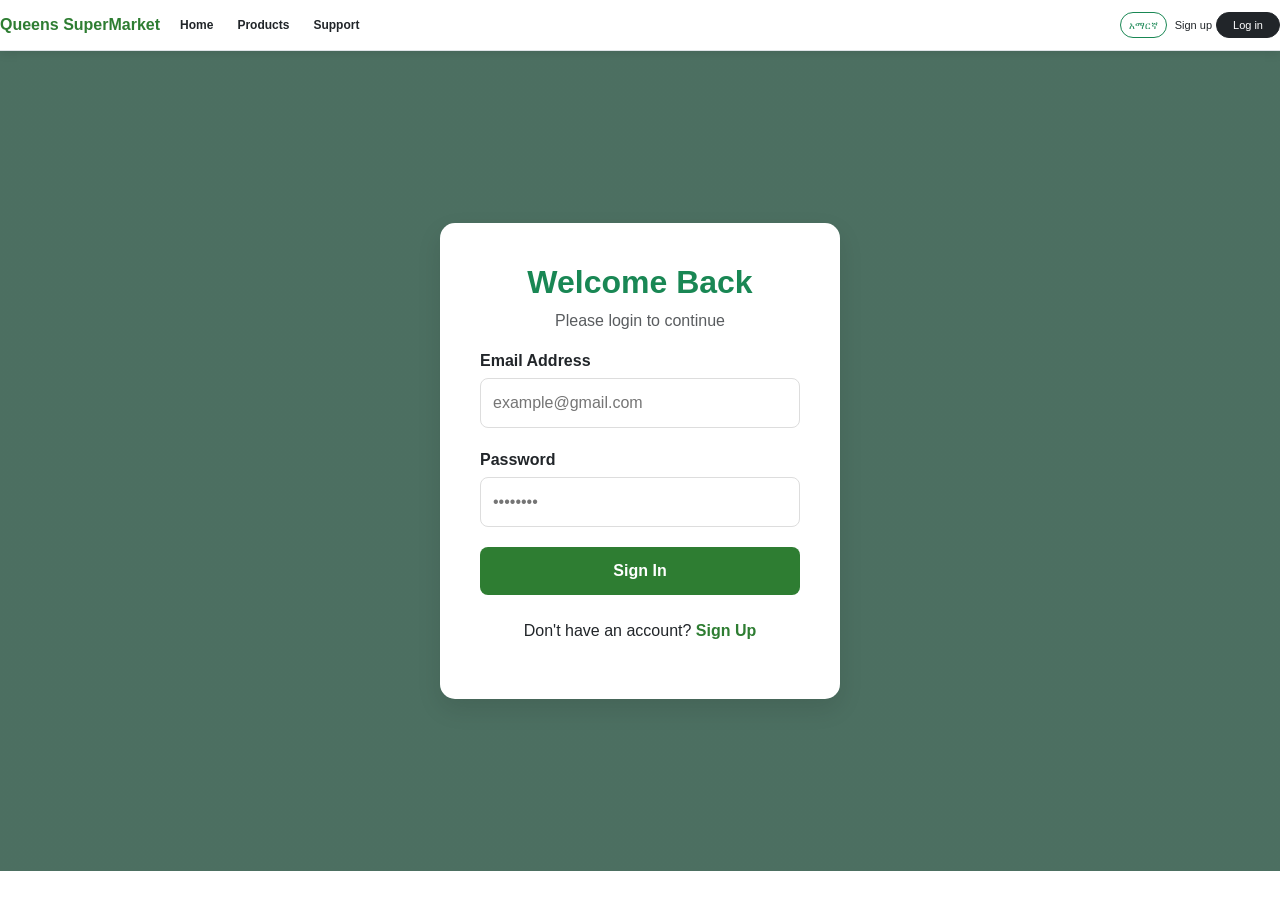
<file: queenssignin.html>
<!DOCTYPE html>
<html lang="en">
<head>
    <meta charset="UTF-8">
    <meta name="viewport" content="width=device-width, initial-scale=1.0">
    <title>Queen's Supermarket - Login</title>
    <link href="https://cdn.jsdelivr.net/npm/bootstrap@5.3.0/dist/css/bootstrap.min.css" rel="stylesheet">
    <link rel="stylesheet" href="https://cdnjs.cloudflare.com/ajax/libs/font-awesome/6.4.2/css/all.min.css">
    <style>
        :root {
            --primary-green: #2e7d32;
            --dark-green: #1b5e20;
        }

        body {
            background-color: #f8f9fa;
             background:linear-gradient(rgba(0,50,30,0.7), rgba(0,50,30,0.7)),
  url('https://images.unsplash.com/photo-1542838132-92c53300491e') ; 
            background-repeat: no-repeat;
            background-position: cover;
            background-size: cover;
            font-family: 'Segoe UI', Tahoma, Geneva, Verdana, sans-serif;
        }

        .navbar { background-color: white !important; box-shadow: 0 2px 10px rgba(0,0,0,0.1); }
        .navbar-brand { font-weight: bold; color: var(--primary-green) !important; font-size: 24px; }

        .auth-container {
            display: flex;
            justify-content: center;
            align-items: center;
            min-height: calc(100vh - 80px);
        }

        .auth-box {
            background-color: white;
            padding: 40px;
            border-radius: 15px;
            box-shadow: 0 10px 25px rgba(0,0,0,0.1);
            width: 100%;
            max-width: 400px;
            text-align: center;
        }

        .input-group-custom { text-align: left; margin-bottom: 20px; }
        .input-group-custom label { display: block; margin-bottom: 5px; font-weight: 600; }
        .input-group-custom input {
            width: 100%; padding: 12px; border: 1px solid #ddd; border-radius: 8px; outline: none; transition: 0.3s;
        }
        .input-group-custom input:focus { border-color: var(--primary-green); box-shadow: 0 0 5px rgba(46, 125, 50, 0.2); }

        .auth-btn {
            width: 100%; padding: 12px; background-color: var(--primary-green); color: white;
            border: none; border-radius: 8px; font-size: 16px; font-weight: bold; cursor: pointer; transition: 0.3s;
        }
        .auth-btn:hover { background-color: var(--dark-green); }

        .lang-btn {
            border: 2px solid var(--primary-green); color: var(--primary-green);
            border-radius: 20px; font-weight: bold; transition: 0.3s;
        }
        .lang-btn:hover { background-color: var(--primary-green); color: white; }
        
        .toggle-text a { color: var(--primary-green); text-decoration: none; font-weight: bold; }
        
        .dropdown-menu.show {
    display: block !important;
}
    </style>
</head>
<body>



<nav class="navbar navbar-expand navbar-light bg-white border-bottom py-2 " style="z-index: 1100;>
    <div class="container-fluid px-2 px-md-3 d-flex align-items-center flex-nowrap">
        
        <a class="navbar-brand fw-bold text-success mb-0 me-3" href="index.html" style="font-size: 1rem !important; white-space: nowrap;">
            Queens SuperMarket
        </a>

        <ul class="nav d-flex flex-row gap-2 gap-md-3 small list-unstyled mb-0 align-items-center">
            <li><a class="nav-link p-1 text-dark fw-bold" style="font-size: 12px;" href="index.html">Home</a></li>
            <li><a class="nav-link p-1 text-dark fw-bold" style="font-size: 12px;" href="product.html">Products</a></li>
            <li><a class="nav-link p-1 text-dark fw-bold d-none d-sm-block" style="font-size: 12px;" href="About.html">Support</a></li>
        </ul>

        <div class="ms-auto d-flex align-items-center gap-1 gap-md-2">
            <button id="lang-toggle" class="btn btn-sm btn-outline-success rounded-pill px-2 py-0" style="font-size: 10px; height: 26px;">አማርኛ</button>

            <div id="logged-out-view" class="d-flex align-items-center gap-1">
                <a class="text-decoration-none text-dark small d-none d-md-inline" style="font-size: 11px;" href="queenssignin.html">Sign up</a>
                <button class="btn btn-dark btn-sm rounded-pill px-3 py-0" style="font-size: 11px; height: 26px;">
                    <a class="text-white text-decoration-none" href="queenssignin.html">Log in</a>
                </button>
            </div>

            <div id="logged-in-view" style="display: none !important;">
                <div class="dropdown">
                    <div class="d-flex align-items-center dropdown-toggle" role="button" id="userMenu" data-bs-toggle="dropdown" aria-expanded="false" style="cursor: pointer;">
                        <i class="fas fa-user-circle fa-lg text-success me-1"></i>
                        <span id="user-name-display" class="fw-bold small text-dark d-none d-sm-inline" style="font-size: 12px;">User</span>
                    </div>
                    <ul class="dropdown-menu dropdown-menu-end shadow border-0 mt-2" aria-labelledby="userMenu" style="border-radius: 12px; min-width: 140px;">
                        <li><h6 class="dropdown-header small">My Account</h6></li>
                        <li><hr class="dropdown-divider"></li>
                        <li>
                            <button onclick="logout()" class="dropdown-item text-danger small d-flex align-items-center gap-2">
                                <i class="fas fa-sign-out-alt"></i> Logout
                            </button>
                        </li>
                    </ul>
                </div>
            </div>
        </div>
    </div>
</nav>

<div class="auth-container">
    <div class="auth-box">
        <h2 id="auth-title" class="text-success fw-bold">Welcome Back</h2>
        <p id="auth-subtitle" class="text-muted">Please login to continue</p>
        
        <form id="auth-form">
            <div class="input-group-custom">
                <label id="label-email">Email Address</label>
                <input type="email" id="email" placeholder="example@gmail.com" required>
            </div>
            
            <div class="input-group-custom">
                <label id="label-pass">Password</label>
                <input type="password" id="password" placeholder="••••••••" required>
            </div>

            <button type="submit" id="auth-btn" class="auth-btn">Sign In</button>
        </form>

        <p class="toggle-text mt-4" id="toggle-wrapper">
            Don't have an account? <a href="homepage.html" id="toggle-link">Sign Up</a>
        </p>
    </div>
</div>
<div id="login-msg" class="mt-3 text-center fw-bold" style="display: none;"></div>
<script>
    const authForm = document.getElementById('auth-form');
    const authTitle = document.getElementById('auth-title');
    const authSubtitle = document.getElementById('auth-subtitle');
    const authBtn = document.getElementById('auth-btn');
    const langToggle = document.getElementById('lang-toggle');
    const toggleWrapper = document.getElementById('toggle-wrapper');

    let isLogin = true;
    let currentLang = 'en';

    const translations = {
        'en': {
            'btnLang': "አማርኛ", 'loginTitle': "Welcome Back", 'loginSub': "Please login to continue",
            'signupTitle': "Create Account", 'signupSub': "Join the Queen's family",
            'signInBtn': "Sign In", 'signUpBtn': "Sign Up", 'emailLabel': "Email Address",
            'passLabel': "Password", 'noAccount': "Don't have an account? ", 'linkSignUp': "Sign Up",
            'hasAccount': "Already have an account? ", 'linkLogin': "Login"
        },
        'am': {
            'btnLang': "English", 'loginTitle': "እንኳን ደህና መጡ", 'loginSub': "ለመቀጠል እባክዎ ይግቡ",
            'signupTitle': "አዲስ አካውንት", 'signupSub': "የንግስት ቤተሰብ ይሁኑ",
            'signInBtn': "ግባ", 'signUpBtn': "ተመዝገብ", 'emailLabel': "ኢሜይል",
            'passLabel': "የይለፍ ቃል", 'noAccount': "አካውንት የሎትም? ", 'linkSignUp': "ይመዝገቡ",
            'hasAccount': "አካውንት አለዎት? ", 'linkLogin': "ይግቡ"
        }
    };

    langToggle.addEventListener('click', () => {
        currentLang = currentLang === 'en' ? 'am' : 'en';
        updateUI();
    });

    function attachToggleEvent() {
        document.getElementById('toggle-link').addEventListener('click', (e) => {
            e.preventDefault();
            isLogin = !isLogin;
            updateUI();
        });
    }

    function updateUI() {
        const t = translations[currentLang];
        langToggle.innerText = t.btnLang;
        document.getElementById('label-email').innerText = t.emailLabel;
        document.getElementById('label-pass').innerText = t.passLabel;

        if (isLogin) {
            authTitle.innerText = t.loginTitle;
            authSubtitle.innerText = t.loginSub;
            authBtn.innerText = t.signInBtn;
            toggleWrapper.innerHTML = `${t.noAccount} <a href="#" id="toggle-link">${t.linkSignUp}</a>`;
        } else {
            authTitle.innerText = t.signupTitle;
            authSubtitle.innerText = t.signupSub;
            authBtn.innerText = t.signUpBtn;
            toggleWrapper.innerHTML = `${t.hasAccount} <a href="#" id="toggle-link">${t.linkLogin}</a>`;
        }
        attachToggleEvent();
    }

    
    authForm.addEventListener('submit', (e) => {
    e.preventDefault();
    
    const emailInput = document.getElementById('email').value;
    const userName = emailInput.split('@')[0];
    const msgBox = document.getElementById('login-msg');

    localStorage.setItem("isLoggedIn", "true");
    localStorage.setItem("userName", userName);

    msgBox.innerText = "✅ ተሳክቷል! ወደ መነሻ ገጽ እየወሰድዎት ነው...";
    msgBox.style.display = "block";
    msgBox.style.color = "green";

    setTimeout(() => {
        window.location.href = "index.html?user=" + encodeURIComponent(userName);
    }, 1500);
});
</script>
<script src="https://cdn.jsdelivr.net/npm/bootstrap@5.3.0/dist/js/bootstrap.bundle.min.js"></script>

</body>
</html>
</file>
<file: homepage.css>
*{
  margin:0;
  padding:0;
  box-sizing:border-box;
  font-family:'Segoe UI', sans-serif;
}

body{
  background:#f5fff7;
}
.navbar .nav-link {
  color: #333;
}

.navbar .nav-link:hover {
  color: #034d22;
}

.navbar input {
  border: 1px solid #ddd;
}

/
.navbar .nav-link:hover {
  color: #42cf7d;
  text-decoration: underline;
  opacity: 0.9;
}
.category-nav {
    position: sticky;
    top: 0;
    background: #fff;
    display: flex;
    justify-content: center;
    gap: 20px;
    padding: 15px 0;
    box-shadow: 0 2px 5px rgba(0,0,0,0.1);
    z-index: 1000;
}

.category-nav a {
    text-decoration: none;
    color: #333;
    font-weight: bold;
    padding: 8px 15px;
    border-radius: 20px;
    transition: 0.3s;
}

/* አይጥ ሲያርፍበት ወይም ሲመረጥ የሚሆን ቀለም */
.category-nav a:hover {
    /* background-color: #2e7d32; */
    color: rgba(2, 110, 38, 0.801);
    text-decoration: underline;
}

/* ገጹ ቀስ ብሎ እንዲንሸራተት */
html {
    scroll-behavior: smooth;
    /* ማውጫው እንዳይሸፍነው ትንሽ ክፍተት መስጠት */
    scroll-padding-top: 70px; 
}
#timer-box {
    background-color:  red; /* ቀይ/ብርቱካናማ ለጥንቃቄ */
    color: white;
    padding: 10px 20px;
    border-radius: 5px;
    font-weight: bold;
    display: inline-block;
    margin-bottom: 15px;
    font-family: 'Courier New', Courier, monospace; /* የዲጂታል ሰዓት እንዲመስል */
}
 #weekly-countdown {
    /* font-size: 24px; */
    font-weight: bold;
    letter-spacing: 1px;
    margin-top: 10px;
     background-color:  red; /* ቀይ/ብርቱካናማ ለጥንቃቄ */
    color: white;
    padding: 10px 15px;
    border-radius: 5px;
    font-weight: bold;
    display: inline-block;
    margin-bottom: 15px;
    font-family: 'Courier New', Courier, monospace; የዲጂታል ሰዓት እንዲመስል
}

 .feedback-button {
            position: fixed;
            left: 20px;
            bottom: 20px;
            background-color: #086c44;
            color: #ffffff;
            border: none;
            padding: 10px 20px;
            border-radius: 5px;
            font-size: 14px;
        }

/* HERO */
.hero {
  height:700px;
   background:linear-gradient(rgba(0,50,30,0.7), rgba(0,50,30,0.7)),
  url('img/drinks.jpg') ; 
  background-position: center;
  background-size:cover;
  display:flex;
  align-items:center;
  padding-left:60px;
  color:white;
}
 
.hero h1{
  font-size:36px;
  display: flex;
}

/* INFO STRIP */
.info-strip{
  /* display:flex; */
  justify-content:space-around;
  /* background:#27ae60; */
  color:rgb(34, 33, 33);
  padding:10px;
}
 .ms-card {
            /* border: none; */
            /* border-radius: 0; */
            background: transparent;
            margin-bottom: 3rem;
            transition: transform 0.2s ease;
            height: 450px;
        }
        .ms-card3px {
            height: 450px;
        }
        /* .ms-card:hover { transform: translateY(-5px); } */
        .ms-card img { width: 100%; }
        .ms-card-body { padding: 20px 0; }
        .ms-card-title { color: #068b58; font-size: 25px; font-weight: 700; margin-bottom: 10px; margin-left: 20px; }
        .card-text { margin-left: 5px; }
        .ms-card-link {
            background-color: #046127;
            color: #fff;
            font-weight: 600;
            text-decoration: none;
            display: inline-block;
            margin-top: 10px;
            margin-left: 5px;
            padding: 8px 16px;
            border-radius: 4px;
            border: none;
        }
        .ms-card-link:hover { background-color: #134409;
                             color: #fff;
        }

        .container-wide { max-width: 1600px; margin: 0 auto; padding: 0 5%; }
        .section-title { font-weight: 600; font-size: 28px; margin: 40px 0 24px 0; }
        
        .ms-badge {
            background: #ffb900;
            color: #000;
            font-size: 12px;
            font-weight: 600;
            padding: 2px 12px;
            display: inline-block;
            margin-bottom: 10px;
        }
.eight-col {
  width: 300px;
}
/* መደበኛው (White Mode) ቀለሞች */
:root {
    --bg-color: #ffffff;
    --text-color: #333333;
    --card-bg: #f9f9f9;
    --header-bg: #2e7d32; /* ያንተ አረንጓዴ */
}

/* የ Dark Mode ቀለሞች */
[data-theme="dark"] {
    --bg-color: #121212;
    --text-color: #ffffff;
    --card-bg: #1e1e1e;
    --header-bg: #1b5e20;
}

body {
    background-color: var(--bg-color);
    color: var(--text-color);
    transition: 0.3s; /* ቀለሙ ሲቀየር ለስላሳ እንዲሆን */
}

.product-card, .discount-card {
    background-color: var(--card-bg);
}

.theme-btn {
    padding: 8px 15px;
    cursor: pointer;
    border-radius: 20px;
    border: 1px solid var(--header-bg);
    background: none;
    color: var(--text-color);
}

.footer-link {
    transition: all 0.2s ease-in-out;
}

.footer-link:hover {
    color: #045526 !important;
    padding-left: 8px;
    opacity: 1 !important;
}

/* Social Icon Hover */
.hover-opacity-100:hover {
    opacity: 1 !important;
    transform: translateY(-2px);
    display: inline-block;
}

/* Fix input contrast */
.footer-section input::placeholder {
    color: rgba(22, 163, 81, 0.575);
}

/* Ensure full width footer */
footer {
    width: 100%;
    position: relative;
    left: 0;
    right: 0;
}
@media(max-width:768px){
  .eight-col {
    width: 50%;
  }
}
</file>
